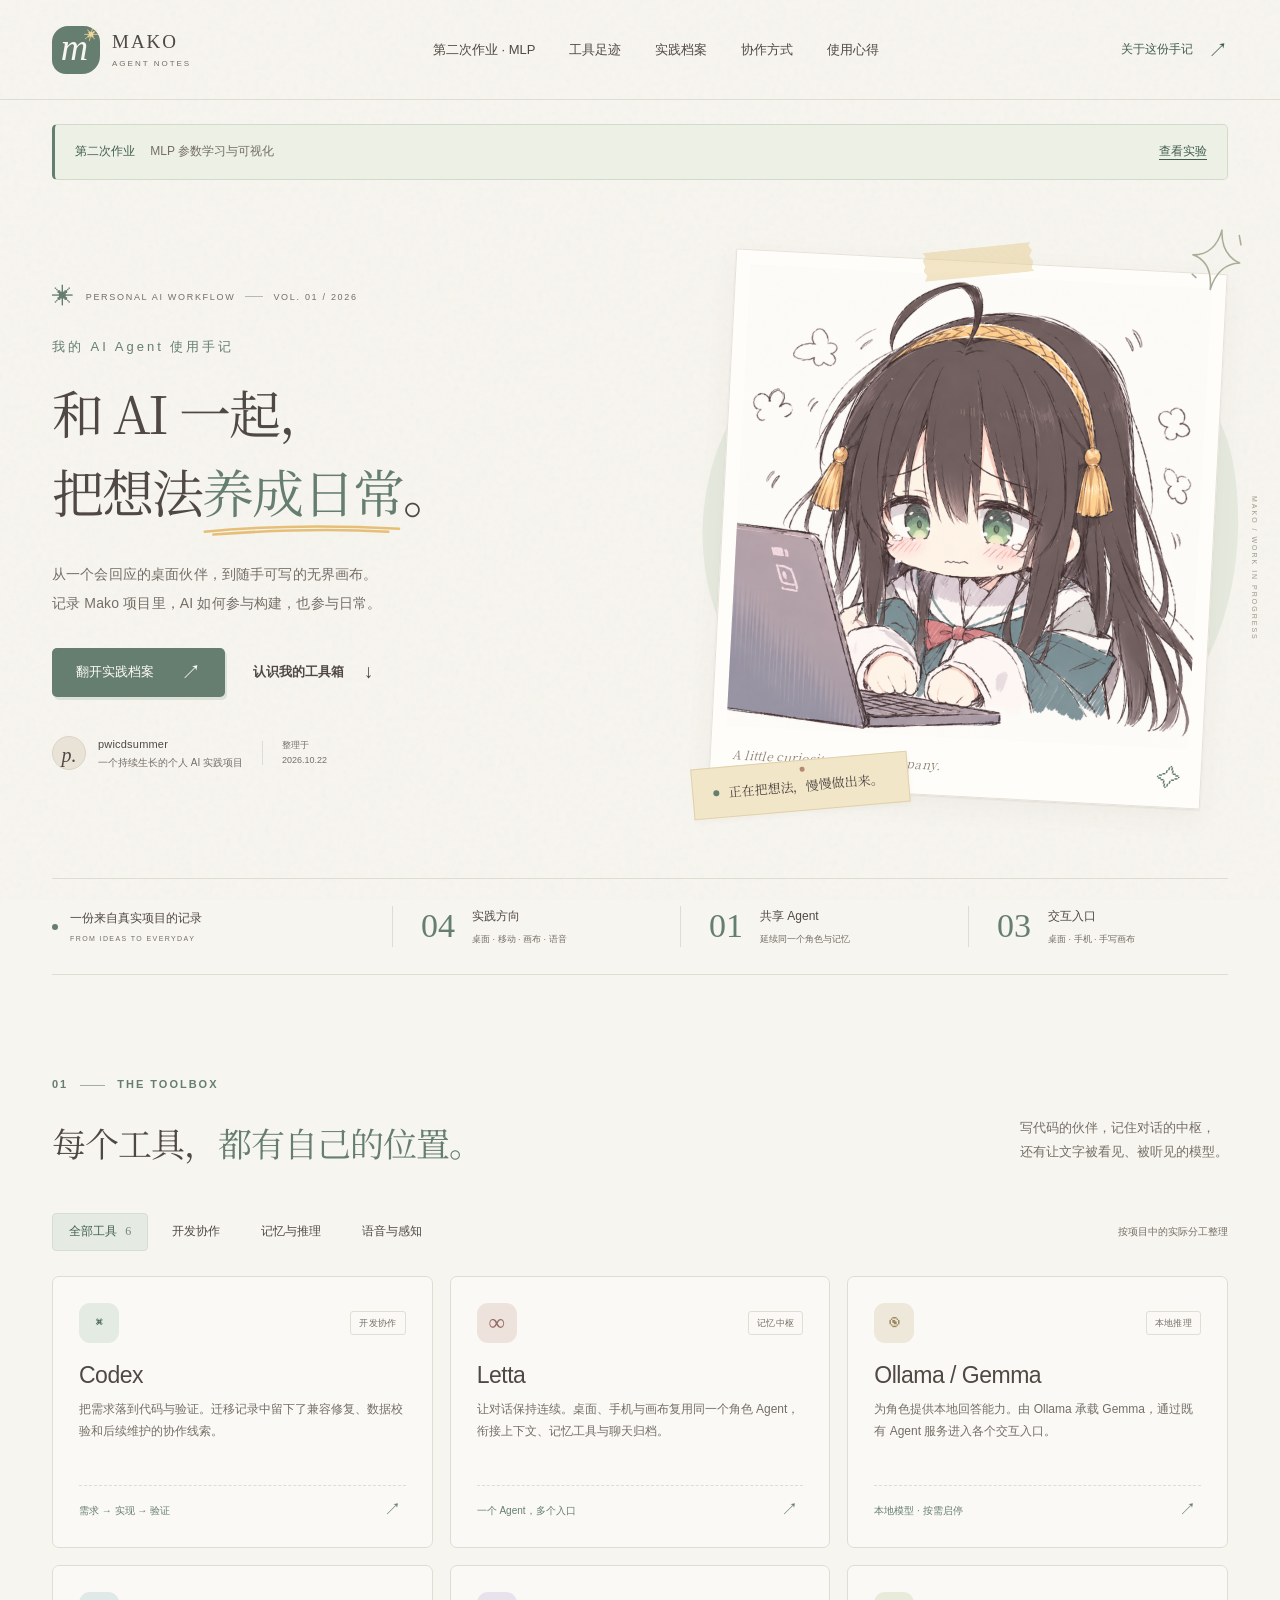
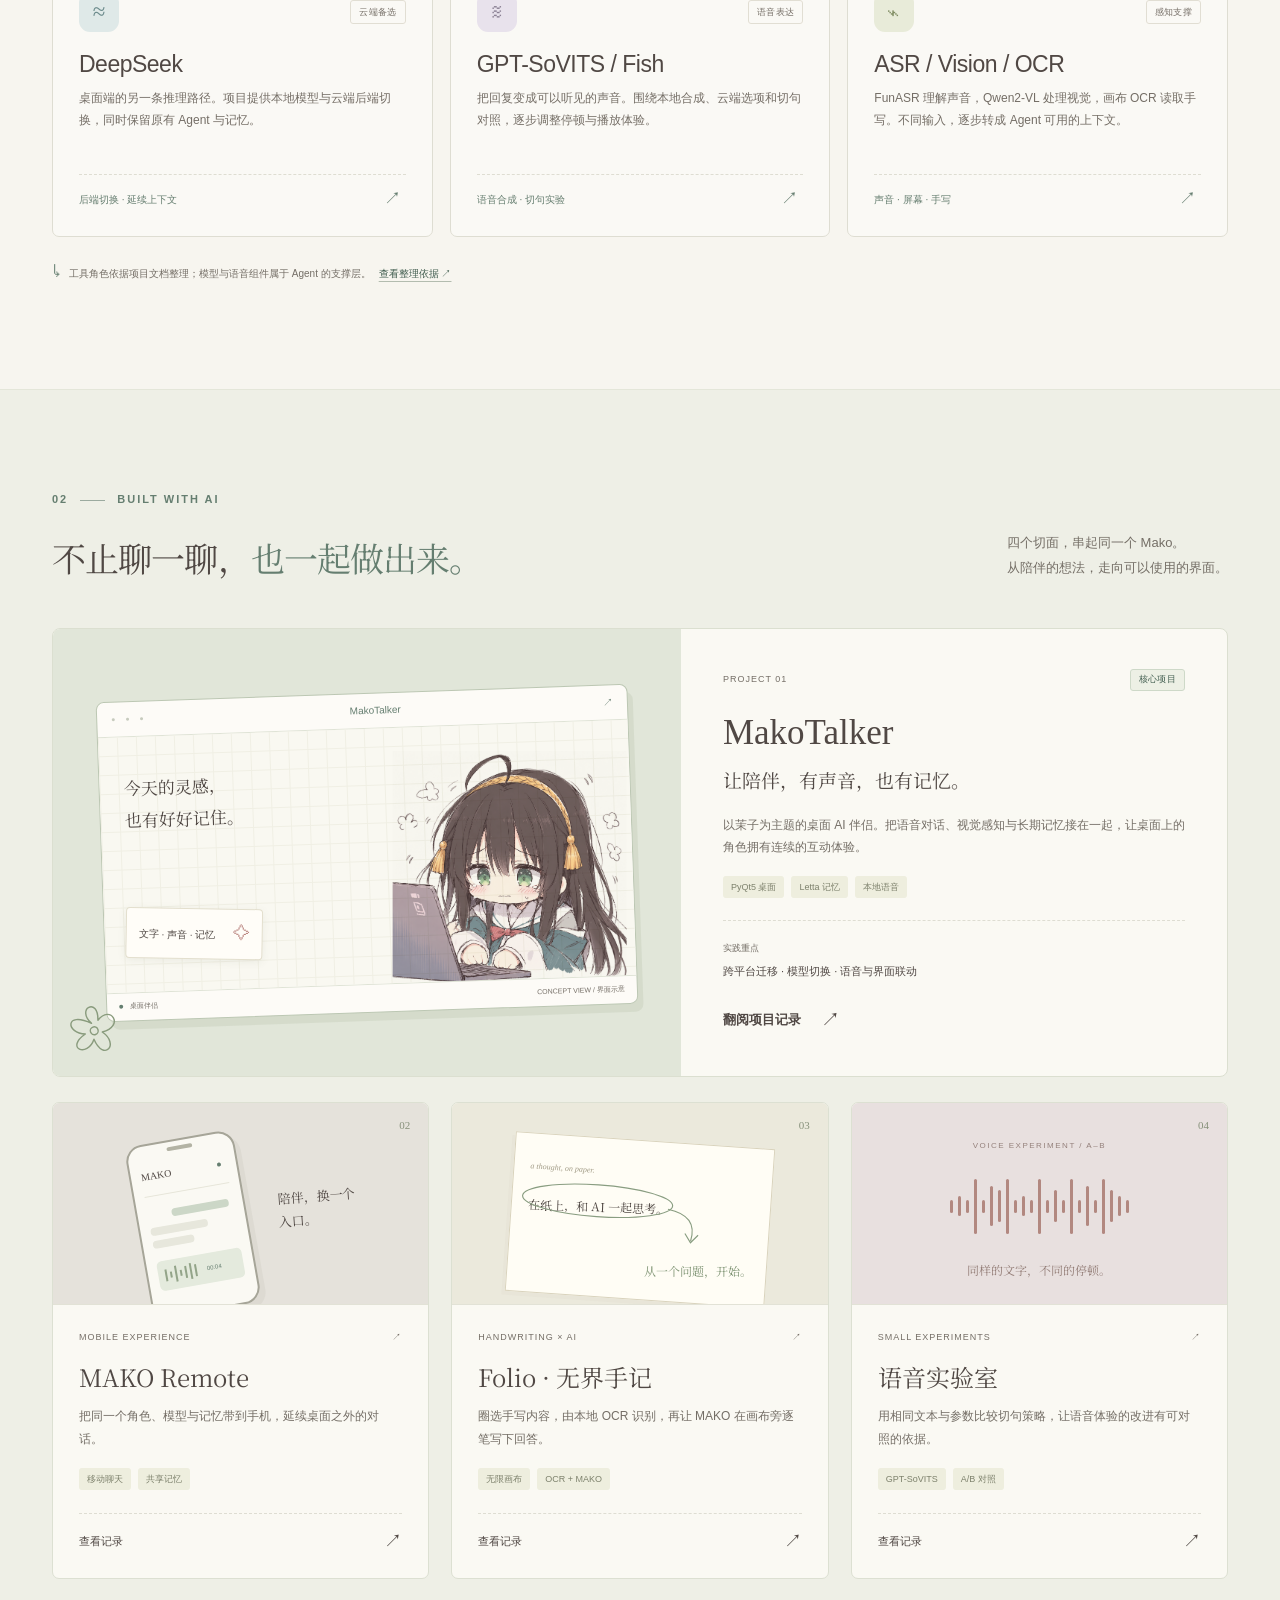
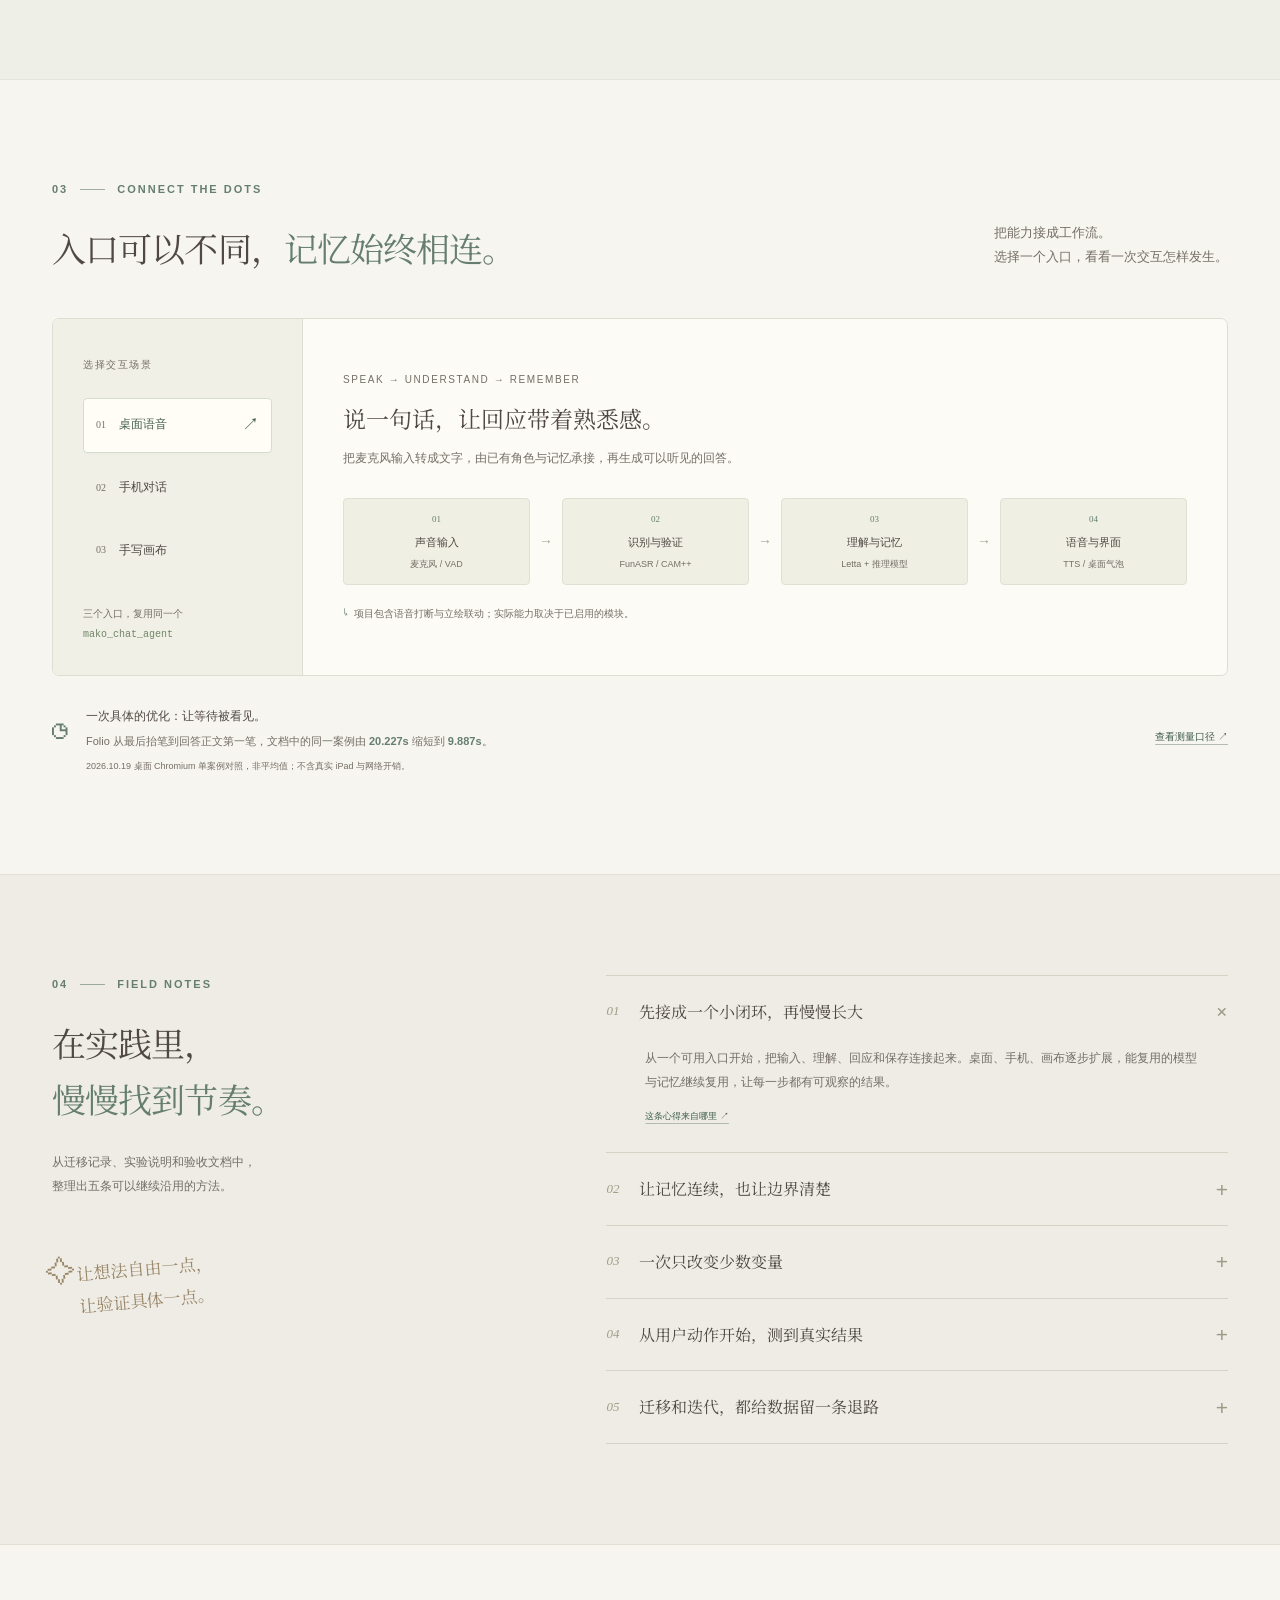
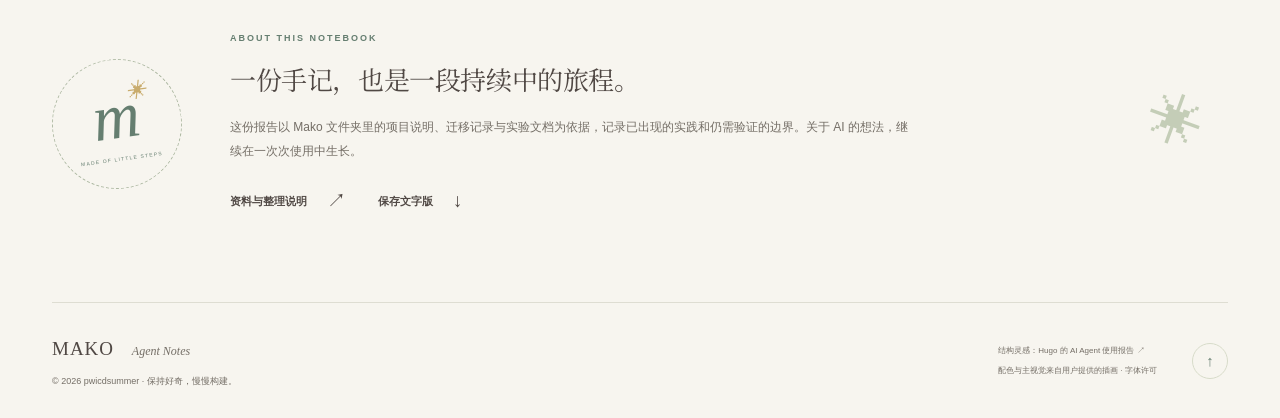
<file: index.html>
<!doctype html>
<html lang="zh-CN">
<head>
  <meta charset="UTF-8">
  <meta name="viewport" content="width=device-width, initial-scale=1">
  <meta name="theme-color" content="#f7f5ef">
  <meta name="description" content="Mako 的 AI Agent 使用手记：从桌面陪伴、移动对话到手写画布，记录工具分工、项目实践与协作方法。">
  <meta property="og:title" content="MAKO · AI Agent 使用手记">
  <meta property="og:description" content="和 AI 一起，把想法养成日常。基于 Mako 项目资料的实践记录。">
  <meta property="og:type" content="website">
  <meta property="og:image" content="https://pwicdsummer.github.io/mako-agent-report/assets/mako-reference.png">
  <meta property="og:url" content="https://pwicdsummer.github.io/mako-agent-report/">
  <link rel="canonical" href="https://pwicdsummer.github.io/mako-agent-report/">
  <title>MAKO · AI Agent 使用手记</title>
  <link rel="icon" href="assets/favicon.svg" type="image/svg+xml">
  <link rel="stylesheet" href="styles.css">
  <script src="app.js" defer></script>
</head>
<body id="top">
  <a class="skip-link" href="#main">跳至正文</a>
  <div class="reading-progress" aria-hidden="true"><span id="reading-progress"></span></div>
  <header class="site-header">
    <a class="brand" href="#top" aria-label="MAKO 使用手记，返回顶部"><span class="brand-mark">m<span>✳</span></span><span class="brand-name">MAKO<span>AGENT NOTES</span></span></a>
    <nav aria-label="主导航" id="main-nav">
      <a href="mlp/">第二次作业 · MLP</a><a href="#agents">工具足迹</a><a href="#projects">实践档案</a><a href="#workflow">协作方式</a><a href="#notes">使用心得</a>
    </nav>
    <a class="header-link" href="#about">关于这份手记 <span aria-hidden="true">↗</span></a>
    <button class="menu-toggle" aria-label="展开导航" aria-expanded="false" aria-controls="main-nav"><span></span><span></span></button>
  </header>

  <main id="main">
    <aside class="assignment-notice wrap" style="margin-top:24px;padding:16px 20px;border:1px solid #d3dacb;border-left:3px solid #657e70;border-radius:5px;background:#edf0e5;display:flex;align-items:center;justify-content:space-between;gap:15px;flex-wrap:wrap;font-size:12px"><span><strong style="color:#425e50;font-weight:500">第二次作业</strong> <span style="color:#746e66;margin-left:12px">MLP 参数学习与可视化</span></span><a href="mlp/" style="color:#425e50;text-decoration:underline;text-underline-offset:4px">查看实验</a></aside>
    <section class="hero wrap">
      <div class="hero-copy">
        <div class="eyebrow"><span class="tiny-flower" aria-hidden="true">✳</span> PERSONAL AI WORKFLOW <span class="eyebrow-divider"></span> VOL. 01 / 2026</div>
        <p class="hero-kicker">我的 AI Agent 使用手记</p>
        <h1>和 AI 一起，<br>把想法<span class="hand-underline">养成日常<svg viewBox="0 0 300 18" preserveAspectRatio="none" aria-hidden="true"><path d="M4 12 Q140 0 295 8 M17 16 Q161 6 279 12"/></svg></span>。</h1>
        <p class="hero-description">从一个会回应的桌面伙伴，到随手可写的无界画布。<br class="desktop-break">记录 Mako 项目里，AI 如何参与构建，也参与日常。</p>
        <div class="hero-actions"><a class="button primary" href="#projects">翻开实践档案 <span aria-hidden="true">↗</span></a><a class="text-link" href="#agents">认识我的工具箱 <span aria-hidden="true">↓</span></a></div>
        <div class="author-line"><span class="author-avatar" aria-hidden="true">p.</span><span><strong>pwicdsummer</strong><span class="author-sub">一个持续生长的个人 AI 实践项目</span></span><span class="author-dot" aria-hidden="true"></span><span class="updated">整理于<br>2026.10.22</span></div>
      </div>
      <div class="hero-art">
        <div class="art-orbit" aria-hidden="true"></div>
        <svg class="doodle doodle-star" viewBox="0 0 66 80" aria-hidden="true"><path d="M33 4 Q31 34 6 39 Q30 42 34 74 Q37 43 61 37 Q38 32 33 4Z"/><path d="m54 6 4 10m-48 45 5 3"/></svg>
        <div class="art-card"><span class="tape" aria-hidden="true"></span><img src="assets/mako-reference.png" alt="手绘风格的茉子坐在电脑前，绿色眼睛、金色发饰与灰青色衣服" width="1254" height="1254" fetchpriority="high"><div class="art-caption"><span>A little curiosity, a little company.</span><span aria-hidden="true">✧</span></div></div>
        <div class="paper-note"><span class="note-pin" aria-hidden="true"></span><span class="status-dot" aria-hidden="true"></span> 正在把想法，慢慢做出来。</div>
        <span class="art-side-label">MAKO / WORK IN PROGRESS</span>
      </div>
    </section>

    <div class="report-strip wrap"><div class="strip-intro"><span class="status-dot"></span><span>一份来自真实项目的记录<small>FROM IDEAS TO EVERYDAY</small></span></div><div class="strip-stat"><b>04</b><span>实践方向<small>桌面 · 移动 · 画布 · 语音</small></span></div><div class="strip-stat"><b>01</b><span>共享 Agent<small>延续同一个角色与记忆</small></span></div><div class="strip-stat"><b>03</b><span>交互入口<small>桌面 · 手机 · 手写画布</small></span></div></div>

    <section class="section wrap" id="agents">
      <div class="section-top"><div><p class="section-label">01 <span></span> THE TOOLBOX</p><h2>每个工具，<em>都有自己的位置。</em></h2></div><p class="section-intro">写代码的伙伴，记住对话的中枢，<br>还有让文字被看见、被听见的模型。</p></div>
      <div class="filter-row"><div class="filters" role="group" aria-label="按工具用途筛选"><button class="filter active" aria-pressed="true" data-filter="all">全部工具 <span>6</span></button><button class="filter" aria-pressed="false" data-filter="build">开发协作</button><button class="filter" aria-pressed="false" data-filter="brain">记忆与推理</button><button class="filter" aria-pressed="false" data-filter="sense">语音与感知</button></div><span class="filter-note" id="filter-status" role="status">按项目中的实际分工整理</span></div>
      <div class="agent-grid" id="agent-grid"></div>
      <p class="section-footnote"><span aria-hidden="true">↳</span> 工具角色依据项目文档整理；模型与语音组件属于 Agent 的支撑层。<button class="inline-link" data-source="toolbox">查看整理依据 ↗</button></p>
    </section>

    <section class="projects-section" id="projects"><div class="wrap section">
      <div class="section-top"><div><p class="section-label">02 <span></span> BUILT WITH AI</p><h2>不止聊一聊，<em>也一起做出来。</em></h2></div><p class="section-intro">四个切面，串起同一个 Mako。<br>从陪伴的想法，走向可以使用的界面。</p></div>
      <article class="featured-project">
        <div class="project-visual">
          <div class="window-mock"><div class="window-bar"><span class="window-dots">● ● ●</span><span>MakoTalker</span><span>↗</span></div><div class="desktop-scene"><div class="scene-note">今天的灵感，<br>也有好好记住。</div><img src="assets/mako-reference.png" alt="MakoTalker 桌面陪伴概念插画" width="1254" height="1254" loading="lazy"><span class="scene-bubble">文字 · 声音 · 记忆 <span>✧</span></span></div><div class="window-bottom"><span><i></i> 桌面伴侣</span><span>CONCEPT VIEW / 界面示意</span></div></div>
          <svg class="doodle project-flower" viewBox="0 0 80 80" aria-hidden="true"><path d="M40 29C13 2 5 30 28 39C-3 47 20 69 36 49C38 81 65 66 49 44C79 47 71 14 49 28C60 0 27 4 40 29Z"/><circle cx="40" cy="39" r="5"/></svg>
        </div>
        <div class="featured-copy"><div class="project-meta"><span>PROJECT 01</span><span class="pill green">核心项目</span></div><h3>MakoTalker<span>让陪伴，有声音，也有记忆。</span></h3><p>以茉子为主题的桌面 AI 伴侣。把语音对话、视觉感知与长期记忆接在一起，让桌面上的角色拥有连续的互动体验。</p><div class="tag-list"><span>PyQt5 桌面</span><span>Letta 记忆</span><span>本地语音</span></div><div class="project-contribution"><span>实践重点</span><p>跨平台迁移 · 模型切换 · 语音与界面联动</p></div><button class="text-link" data-project="desktop">翻阅项目记录 <span>↗</span></button></div>
      </article>
      <div class="project-grid">
        <article class="small-project"><div class="small-project-art mobile-art" aria-hidden="true"><div class="mini-phone"><div class="phone-notch"></div><div class="phone-head">MAKO <i></i></div><span class="phone-line right"></span><span class="phone-line"></span><span class="phone-line short"></span><div class="voice-wave"><i></i><i></i><i></i><i></i><i></i><i></i><i></i><span>00:04</span></div></div><span class="art-annotation">陪伴，换一个入口。</span><span class="art-number">02</span></div><div class="small-project-copy"><div class="project-meta"><span>MOBILE EXPERIENCE</span><span>↗</span></div><h3>MAKO Remote</h3><p>把同一个角色、模型与记忆带到手机，延续桌面之外的对话。</p><div class="tag-list"><span>移动聊天</span><span>共享记忆</span></div><button class="project-button" data-project="mobile" aria-label="查看 MAKO Remote 项目详情">查看记录 <span>↗</span></button></div></article>
        <article class="small-project"><div class="small-project-art canvas-art" aria-hidden="true"><div class="mini-canvas"><span class="canvas-title">a thought, on paper.</span><div class="canvas-scribble">在纸上，和 AI 一起思考。</div><svg viewBox="0 0 260 90"><ellipse cx="92" cy="21" rx="85" ry="18"/><path d="M172 25q35 5 28 34m-7-8 7 10 8-9"/></svg><span class="canvas-answer">从一个问题，开始。</span></div><span class="art-number">03</span></div><div class="small-project-copy"><div class="project-meta"><span>HANDWRITING × AI</span><span>↗</span></div><h3>Folio · 无界手记</h3><p>圈选手写内容，由本地 OCR 识别，再让 MAKO 在画布旁逐笔写下回答。</p><div class="tag-list"><span>无限画布</span><span>OCR + MAKO</span></div><button class="project-button" data-project="folio" aria-label="查看 Folio 项目详情">查看记录 <span>↗</span></button></div></article>
        <article class="small-project"><div class="small-project-art voice-art" aria-hidden="true"><div class="wave-label">VOICE EXPERIMENT / A–B</div><div class="big-wave"><i></i><i></i><i></i><i></i><i></i><i></i><i></i><i></i><i></i><i></i><i></i><i></i><i></i><i></i><i></i><i></i><i></i><i></i><i></i><i></i><i></i><i></i><i></i></div><span class="wave-bottom">同样的文字，不同的停顿。</span><span class="art-number">04</span></div><div class="small-project-copy"><div class="project-meta"><span>SMALL EXPERIMENTS</span><span>↗</span></div><h3>语音实验室</h3><p>用相同文本与参数比较切句策略，让语音体验的改进有可对照的依据。</p><div class="tag-list"><span>GPT-SoVITS</span><span>A/B 对照</span></div><button class="project-button" data-project="voice" aria-label="查看语音实验室项目详情">查看记录 <span>↗</span></button></div></article>
      </div>
    </div></section>

    <section class="section wrap workflow-section" id="workflow">
      <div class="section-top"><div><p class="section-label">03 <span></span> CONNECT THE DOTS</p><h2>入口可以不同，<em>记忆始终相连。</em></h2></div><p class="section-intro">把能力接成工作流。<br>选择一个入口，看看一次交互怎样发生。</p></div>
      <div class="workflow-panel"><div class="workflow-sidebar"><span class="small-label">选择交互场景</span><div role="tablist" aria-label="交互工作流" class="workflow-tabs"><button role="tab" id="tab-desktop" aria-selected="true" aria-controls="flow-panel" data-flow="desktop"><span>01</span> 桌面语音 <b>↗</b></button><button role="tab" id="tab-mobile" aria-selected="false" aria-controls="flow-panel" tabindex="-1" data-flow="mobile"><span>02</span> 手机对话 <b>↗</b></button><button role="tab" id="tab-canvas" aria-selected="false" aria-controls="flow-panel" tabindex="-1" data-flow="canvas"><span>03</span> 手写画布 <b>↗</b></button></div><p>三个入口，复用同一个<br><code>mako_chat_agent</code></p></div><div class="flow-content" id="flow-panel" role="tabpanel" aria-labelledby="tab-desktop" tabindex="0"></div></div>
      <div class="latency-note"><span class="latency-icon" aria-hidden="true">◷</span><div><strong>一次具体的优化：让等待被看见。</strong><p>Folio 从最后抬笔到回答正文第一笔，文档中的同一案例由 <b>20.227s</b> 缩短到 <b>9.887s</b>。</p><small>2026.10.19 桌面 Chromium 单案例对照，非平均值；不含真实 iPad 与网络开销。</small></div><button class="inline-link" data-source="latency">查看测量口径 ↗</button></div>
    </section>

    <section class="notes-section" id="notes"><div class="section wrap notes-layout"><div class="notes-heading"><p class="section-label">04 <span></span> FIELD NOTES</p><h2>在实践里，<br><em>慢慢找到节奏。</em></h2><p>从迁移记录、实验说明和验收文档中，<br>整理出五条可以继续沿用的方法。</p><div class="margin-note"><span aria-hidden="true">✧</span> 让想法自由一点，<br>让验证具体一点。</div></div><div class="notes-list" id="notes-list"></div></div></section>

    <section class="about-section wrap" id="about"><div class="about-stamp" aria-hidden="true">m<span>✳</span><small>MADE OF LITTLE STEPS</small></div><div class="about-copy"><p class="section-label">ABOUT THIS NOTEBOOK</p><h2>一份手记，也是一段持续中的旅程。</h2><p>这份报告以 Mako 文件夹里的项目说明、迁移记录与实验文档为依据，记录已出现的实践和仍需验证的边界。关于 AI 的想法，继续在一次次使用中生长。</p><div class="about-links"><button class="text-link" data-source="all">资料与整理说明 <span>↗</span></button><a class="text-link" href="report.md" download="Mako-AI-Agent使用手记.md">保存文字版 <span>↓</span></a></div></div><span class="about-spark" aria-hidden="true">✳</span></section>
  </main>
  <footer class="site-footer wrap"><div><a class="footer-brand" href="#top">MAKO <span>Agent Notes</span></a><p>© 2026 pwicdsummer · 保持好奇，慢慢构建。</p></div><div class="footer-meta"><a href="https://hugohe8380.github.io/my-ai-agent-report/" target="_blank" rel="noopener noreferrer">结构灵感：Hugo 的 AI Agent 使用报告 ↗</a><span>配色与主视觉来自用户提供的插画 · <a href="assets/serif-OFL.txt">字体许可</a></span></div><a class="back-top" href="#top" aria-label="回到顶部">↑</a></footer>
  <dialog id="detail-dialog" aria-labelledby="dialog-title"><div class="dialog-header"><span class="small-label" id="dialog-label">PROJECT NOTE</span><button class="dialog-close" aria-label="关闭详情">×</button></div><div id="dialog-body"></div><div class="dialog-footer">MAKO · AGENT NOTES <span>一份有出处的实践记录</span></div></dialog>
</body>
</html>
</file>
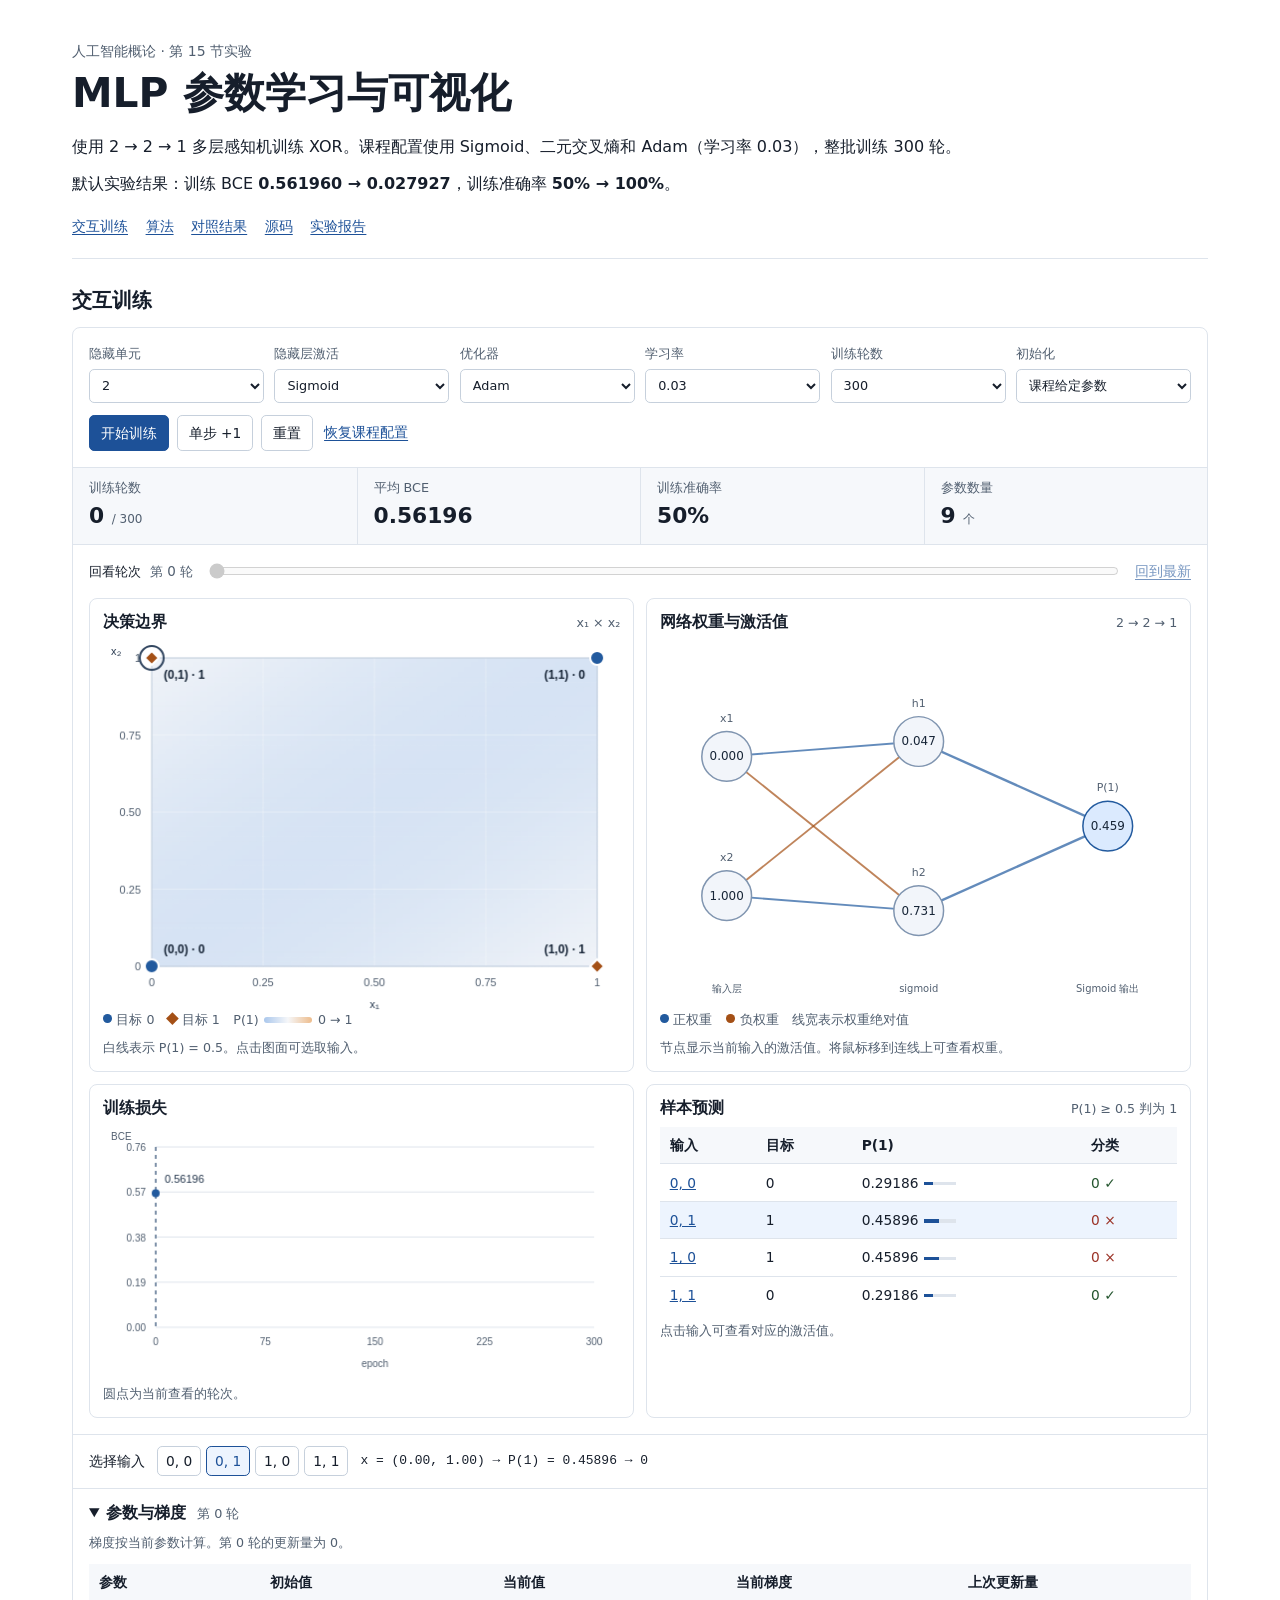
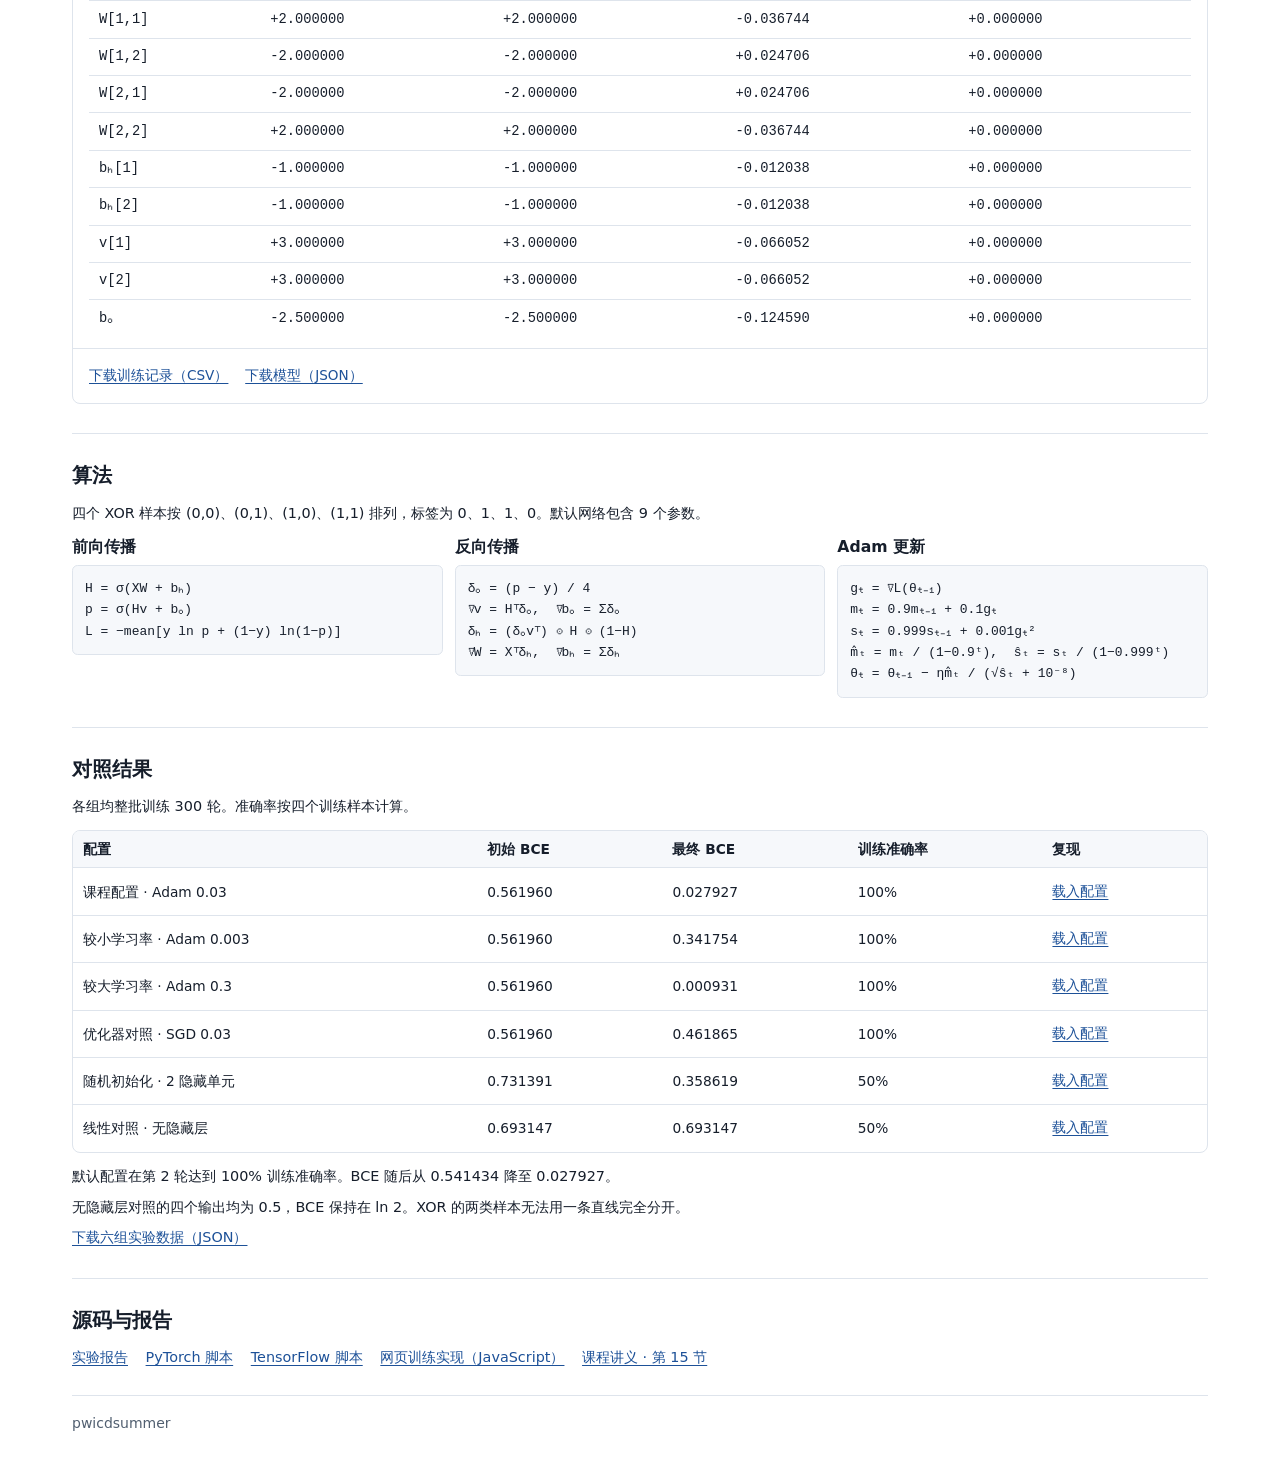
<file: mlp/index.html>
<!doctype html>
<html lang="zh-CN">
<head>
  <meta charset="utf-8">
  <meta name="viewport" content="width=device-width, initial-scale=1">
  <title>MLP 参数学习与可视化 | 人工智能概论</title>
  <meta name="description" content="人工智能概论第 15 节实验。用多层感知机学习 XOR，可视化训练损失、决策边界、权重与梯度。">
  <link rel="canonical" href="https://pwicdsummer.github.io/mako-agent-report/mlp/">
  <link rel="stylesheet" href="lab.css">
  <script src="core.js" defer></script>
  <script src="lab.js" defer></script>
</head>
<body>
  <a class="skip" href="#experiment">跳至训练实验</a>
  <main class="wrap">
    <header class="page-header">
      <p class="course">人工智能概论 · 第 15 节实验</p>
      <h1>MLP 参数学习与可视化</h1>
      <p>使用 2 → 2 → 1 多层感知机训练 XOR。课程配置使用 Sigmoid、二元交叉熵和 Adam（学习率 0.03），整批训练 300 轮。</p>
      <p class="baseline">默认实验结果：训练 BCE <strong>0.561960 → 0.027927</strong>，训练准确率 <strong>50% → 100%</strong>。</p>
      <nav aria-label="页内导航">
        <a href="#experiment">交互训练</a>
        <a href="#principle">算法</a>
        <a href="#findings">对照结果</a>
        <a href="#source">源码</a>
        <a href="report.html">实验报告</a>
      </nav>
    </header>

    <section class="section" id="experiment">
      <h2>交互训练</h2>
      <div class="lab-shell">
        <form id="config" class="controls">
          <label for="hidden">隐藏单元<select name="hidden" id="hidden"><option value="2">2</option><option value="4">4</option><option value="8">8</option><option value="0">0（线性对照）</option></select></label>
          <label for="activation">隐藏层激活<select name="activation" id="activation"><option value="sigmoid">Sigmoid</option><option value="tanh">Tanh</option></select></label>
          <label for="optimizer">优化器<select name="optimizer" id="optimizer"><option value="adam">Adam</option><option value="sgd">SGD</option></select></label>
          <label for="lr">学习率<select name="lr" id="lr"><option value="0.003">0.003</option><option value="0.01">0.01</option><option value="0.03" selected>0.03</option><option value="0.1">0.1</option><option value="0.3">0.3</option></select></label>
          <label for="epochs">训练轮数<select name="epochs" id="epochs"><option value="300">300</option><option value="1000">1,000</option><option value="2000">2,000</option></select></label>
          <label for="init">初始化<select name="init" id="init"><option value="course">课程给定参数</option><option value="random">随机（种子 42）</option></select></label>
        </form>
        <p id="config-note" class="config-note" hidden></p>
        <div class="action-bar">
          <div class="action-buttons">
            <button class="button primary" id="run">开始训练</button>
            <button class="button" id="step">单步 +1</button>
            <button class="button" id="reset">重置</button>
            <button class="text-button" id="restore-course">恢复课程配置</button>
          </div>
          <span id="run-status" role="status"></span>
        </div>
        <div class="metric-grid">
          <div><span>训练轮数</span><strong id="metric-epoch">0 <small>/ 300</small></strong></div>
          <div><span>平均 BCE</span><strong id="metric-loss">—</strong></div>
          <div><span>训练准确率</span><strong id="metric-accuracy">—</strong></div>
          <div><span>参数数量</span><strong id="metric-params">9 <small>个</small></strong></div>
        </div>
        <div class="history-bar">
          <label for="timeline">回看轮次 <output id="timeline-value" for="timeline">第 0 轮</output></label>
          <input type="range" id="timeline" min="0" max="0" value="0">
          <button id="latest" class="text-button">回到最新</button>
        </div>
        <div class="visual-grid">
          <article class="viz-card">
            <div class="card-heading"><h3>决策边界</h3><span>x₁ × x₂</span></div>
            <div class="canvas-wrap"><canvas id="decision" width="520" height="370" role="img" aria-label="XOR 决策边界。圆点为目标 0，菱形为目标 1。"></canvas></div>
            <div class="legend"><span><i class="class-zero"></i>目标 0</span><span><i class="class-one"></i>目标 1</span><span class="prob-scale">P(1) <b></b> 0 → 1</span></div>
            <p class="chart-note">白线表示 P(1) = 0.5。点击图面可选取输入。</p>
          </article>
          <article class="viz-card">
            <div class="card-heading"><h3>网络权重与激活值</h3><span id="network-count">2 → 2 → 1</span></div>
            <div class="network-wrap"><svg id="network" viewBox="0 0 520 370" role="img" aria-label="当前权重与节点激活值"></svg></div>
            <div class="legend"><span><i class="positive"></i>正权重</span><span><i class="negative"></i>负权重</span><span>线宽表示权重绝对值</span></div>
            <p class="chart-note">节点显示当前输入的激活值。将鼠标移到连线上可查看权重。</p>
          </article>
          <article class="viz-card">
            <div class="card-heading"><h3>训练损失</h3></div>
            <div class="canvas-wrap"><canvas id="loss-chart" width="520" height="250" role="img" aria-label="平均二元交叉熵随训练轮数变化"></canvas></div>
            <p class="chart-note">圆点为当前查看的轮次。</p>
          </article>
          <article class="viz-card">
            <div class="card-heading"><h3>样本预测</h3><span>P(1) ≥ 0.5 判为 1</span></div>
            <div class="table-scroll">
              <table class="prediction-table">
                <thead><tr><th scope="col">输入</th><th scope="col">目标</th><th scope="col">P(1)</th><th scope="col">分类</th></tr></thead>
                <tbody id="predictions"></tbody>
              </table>
            </div>
            <p class="chart-note">点击输入可查看对应的激活值。</p>
          </article>
        </div>
        <div class="probe">
          <span>选择输入</span>
          <div id="sample-buttons" class="sample-buttons" role="group" aria-label="选择 XOR 样本">
            <button class="button" data-sample="0" aria-pressed="false">0, 0</button>
            <button class="button" data-sample="1" aria-pressed="true">0, 1</button>
            <button class="button" data-sample="2" aria-pressed="false">1, 0</button>
            <button class="button" data-sample="3" aria-pressed="false">1, 1</button>
          </div>
          <output id="probe-result">—</output>
        </div>
        <details class="parameter-details" open>
          <summary>参数与梯度 <span id="parameter-caption"></span></summary>
          <p class="chart-note">梯度按当前参数计算。第 0 轮的更新量为 0。</p>
          <div class="table-scroll">
            <table class="parameter-table">
              <thead><tr><th scope="col">参数</th><th scope="col">初始值</th><th scope="col">当前值</th><th scope="col">当前梯度</th><th scope="col">上次更新量</th></tr></thead>
              <tbody id="parameters"></tbody>
            </table>
          </div>
        </details>
        <div class="lab-bottom">
          <button class="text-button" id="export-csv">下载训练记录（CSV）</button>
          <button class="text-button" id="export-json">下载模型（JSON）</button>
        </div>
        <noscript><p class="lab-bottom">交互训练需要 JavaScript。<a href="report.html">查看实验报告</a></p></noscript>
      </div>
    </section>

    <section class="section" id="principle">
      <h2>算法</h2>
      <p>四个 XOR 样本按 (0,0)、(0,1)、(1,0)、(1,1) 排列，标签为 0、1、1、0。默认网络包含 9 个参数。</p>
      <div class="method-grid">
        <div>
          <h3>前向传播</h3>
          <pre>H = σ(XW + bₕ)
p = σ(Hv + bₒ)
L = −mean[y ln p + (1−y) ln(1−p)]</pre>
        </div>
        <div>
          <h3>反向传播</h3>
          <pre>δₒ = (p − y) / 4
∇v = Hᵀδₒ,  ∇bₒ = Σδₒ
δₕ = (δₒvᵀ) ⊙ H ⊙ (1−H)
∇W = Xᵀδₕ,  ∇bₕ = Σδₕ</pre>
        </div>
        <div>
          <h3>Adam 更新</h3>
          <pre>gₜ = ∇L(θₜ₋₁)
mₜ = 0.9mₜ₋₁ + 0.1gₜ
sₜ = 0.999sₜ₋₁ + 0.001gₜ²
m̂ₜ = mₜ / (1−0.9ᵗ),  ŝₜ = sₜ / (1−0.999ᵗ)
θₜ = θₜ₋₁ − ηm̂ₜ / (√ŝₜ + 10⁻⁸)</pre>
        </div>
      </div>
    </section>

    <section class="section" id="findings">
      <h2>对照结果</h2>
      <p>各组均整批训练 300 轮。准确率按四个训练样本计算。</p>
      <div class="experiment-table table-scroll">
        <table>
          <thead><tr><th scope="col">配置</th><th scope="col">初始 BCE</th><th scope="col">最终 BCE</th><th scope="col">训练准确率</th><th scope="col">复现</th></tr></thead>
          <tbody id="experiment-results"><tr><td colspan="5">正在加载实验结果…</td></tr></tbody>
        </table>
      </div>
      <p id="observation-confidence" class="compact-note">默认配置在第 2 轮达到 100% 训练准确率，BCE 随后继续下降。</p>
      <p class="compact-note">无隐藏层对照的四个输出均为 0.5，BCE 保持在 ln 2。XOR 的两类样本无法用一条直线完全分开。</p>
      <p><a href="experiments.json" download>下载六组实验数据（JSON）</a></p>
    </section>

    <section class="section" id="source">
      <h2>源码与报告</h2>
      <ul class="resource-list">
        <li><a href="report.html">实验报告</a></li>
        <li><a href="downloads/xor_torch.py" download>PyTorch 脚本</a></li>
        <li><a href="downloads/xor_tensorflow.py" download>TensorFlow 脚本</a></li>
        <li><a href="core.js">网页训练实现（JavaScript）</a></li>
        <li><a href="https://zhumy.github.io/Introduction_to_Artificial_Intelligence/#chapter-15">课程讲义 · 第 15 节</a></li>
      </ul>
    </section>
    <footer class="page-footer">pwicdsummer</footer>
  </main>
</body>
</html>
</file>
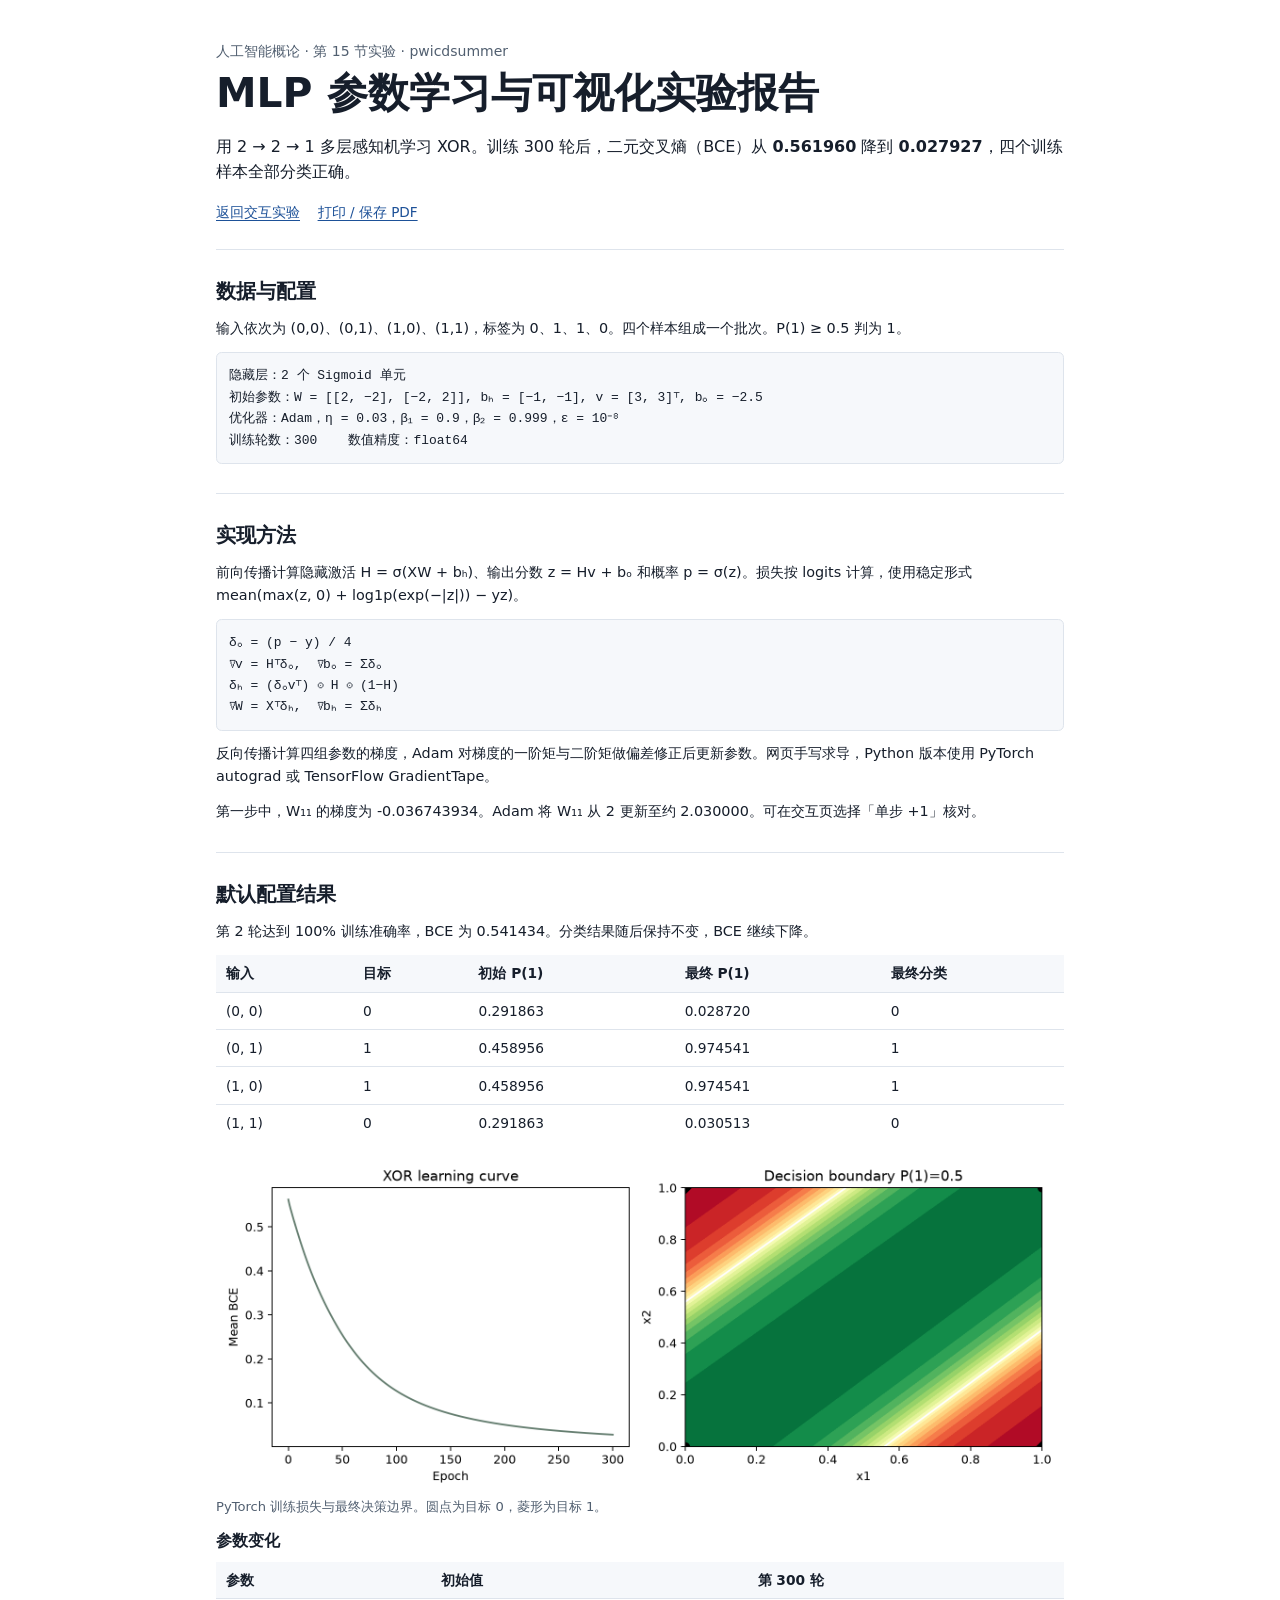
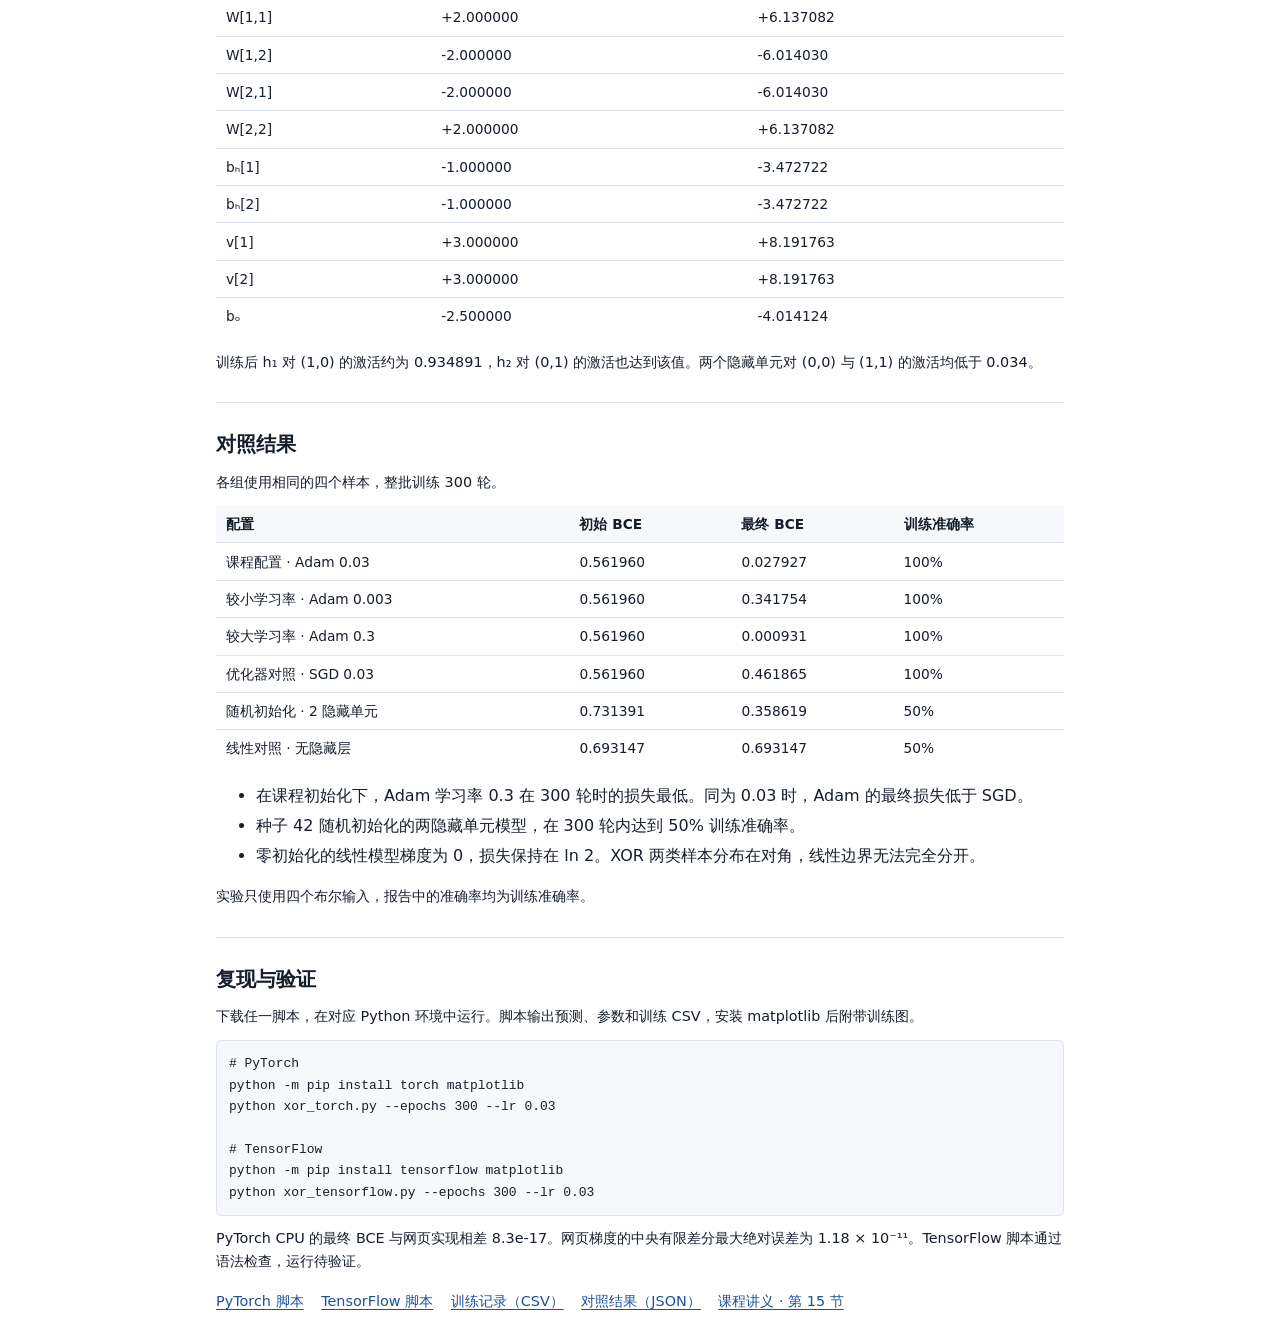
<file: mlp/report.html>
<!doctype html>
<html lang="zh-CN">
<head>
  <meta charset="utf-8">
  <meta name="viewport" content="width=device-width, initial-scale=1">
  <title>MLP 参数学习与可视化 · 实验报告</title>
  <link rel="stylesheet" href="lab.css">
</head>
<body>
  <main class="report wrap">
    <header class="page-header">
      <p class="course">人工智能概论 · 第 15 节实验 · pwicdsummer</p>
      <h1>MLP 参数学习与可视化实验报告</h1>
      <p>用 2 → 2 → 1 多层感知机学习 XOR。训练 300 轮后，二元交叉熵（BCE）从 <strong>0.561960</strong> 降到 <strong>0.027927</strong>，四个训练样本全部分类正确。</p>
      <nav aria-label="报告操作">
        <a href="./">返回交互实验</a>
        <button class="text-button" onclick="window.print()">打印 / 保存 PDF</button>
      </nav>
    </header>

    <section class="section">
      <h2>数据与配置</h2>
      <p>输入依次为 (0,0)、(0,1)、(1,0)、(1,1)，标签为 0、1、1、0。四个样本组成一个批次。P(1) ≥ 0.5 判为 1。</p>
      <pre>隐藏层：2 个 Sigmoid 单元
初始参数：W = [[2, −2], [−2, 2]], bₕ = [−1, −1], v = [3, 3]ᵀ, bₒ = −2.5
优化器：Adam，η = 0.03，β₁ = 0.9，β₂ = 0.999，ε = 10⁻⁸
训练轮数：300    数值精度：float64</pre>
    </section>

    <section class="section">
      <h2>实现方法</h2>
      <p>前向传播计算隐藏激活 H = σ(XW + bₕ)、输出分数 z = Hv + bₒ 和概率 p = σ(z)。损失按 logits 计算，使用稳定形式 mean(max(z, 0) + log1p(exp(−|z|)) − yz)。</p>
      <pre>δₒ = (p − y) / 4
∇v = Hᵀδₒ,  ∇bₒ = Σδₒ
δₕ = (δₒvᵀ) ⊙ H ⊙ (1−H)
∇W = Xᵀδₕ,  ∇bₕ = Σδₕ</pre>
      <p>反向传播计算四组参数的梯度，Adam 对梯度的一阶矩与二阶矩做偏差修正后更新参数。网页手写求导，Python 版本使用 PyTorch autograd 或 TensorFlow GradientTape。</p>
      <p>第一步中，W₁₁ 的梯度为 -0.036743934。Adam 将 W₁₁ 从 2 更新至约 2.030000。可在交互页选择「单步 +1」核对。</p>
    </section>

    <section class="section">
      <h2>默认配置结果</h2>
      <p>第 2 轮达到 100% 训练准确率，BCE 为 0.541434。分类结果随后保持不变，BCE 继续下降。</p>
      <div class="table-scroll">
        <table>
          <thead><tr><th scope="col">输入</th><th scope="col">目标</th><th scope="col">初始 P(1)</th><th scope="col">最终 P(1)</th><th scope="col">最终分类</th></tr></thead>
          <tbody><tr><td>(0, 0)</td><td>0</td><td>0.291863</td><td>0.028720</td><td>0</td></tr>
<tr><td>(0, 1)</td><td>1</td><td>0.458956</td><td>0.974541</td><td>1</td></tr>
<tr><td>(1, 0)</td><td>1</td><td>0.458956</td><td>0.974541</td><td>1</td></tr>
<tr><td>(1, 1)</td><td>0</td><td>0.291863</td><td>0.030513</td><td>0</td></tr></tbody>
        </table>
      </div>
      <figure>
        <img src="downloads/torch-results/torch-learning.png" alt="PyTorch 训练损失曲线和 XOR 最终决策边界" width="1800" height="720">
        <figcaption>PyTorch 训练损失与最终决策边界。圆点为目标 0，菱形为目标 1。</figcaption>
      </figure>
      <h3>参数变化</h3>
      <div class="table-scroll">
        <table>
          <thead><tr><th scope="col">参数</th><th scope="col">初始值</th><th scope="col">第 300 轮</th></tr></thead>
          <tbody><tr><td>W[1,1]</td><td>+2.000000</td><td>+6.137082</td></tr>
<tr><td>W[1,2]</td><td>-2.000000</td><td>-6.014030</td></tr>
<tr><td>W[2,1]</td><td>-2.000000</td><td>-6.014030</td></tr>
<tr><td>W[2,2]</td><td>+2.000000</td><td>+6.137082</td></tr>
<tr><td>bₕ[1]</td><td>-1.000000</td><td>-3.472722</td></tr>
<tr><td>bₕ[2]</td><td>-1.000000</td><td>-3.472722</td></tr>
<tr><td>v[1]</td><td>+3.000000</td><td>+8.191763</td></tr>
<tr><td>v[2]</td><td>+3.000000</td><td>+8.191763</td></tr>
<tr><td>bₒ</td><td>-2.500000</td><td>-4.014124</td></tr></tbody>
        </table>
      </div>
      <p>训练后 h₁ 对 (1,0) 的激活约为 0.934891，h₂ 对 (0,1) 的激活也达到该值。两个隐藏单元对 (0,0) 与 (1,1) 的激活均低于 0.034。</p>
    </section>

    <section class="section">
      <h2>对照结果</h2>
      <p>各组使用相同的四个样本，整批训练 300 轮。</p>
      <div class="table-scroll">
        <table>
          <thead><tr><th scope="col">配置</th><th scope="col">初始 BCE</th><th scope="col">最终 BCE</th><th scope="col">训练准确率</th></tr></thead>
          <tbody><tr><td>课程配置 · Adam 0.03</td><td>0.561960</td><td>0.027927</td><td>100%</td></tr>
<tr><td>较小学习率 · Adam 0.003</td><td>0.561960</td><td>0.341754</td><td>100%</td></tr>
<tr><td>较大学习率 · Adam 0.3</td><td>0.561960</td><td>0.000931</td><td>100%</td></tr>
<tr><td>优化器对照 · SGD 0.03</td><td>0.561960</td><td>0.461865</td><td>100%</td></tr>
<tr><td>随机初始化 · 2 隐藏单元</td><td>0.731391</td><td>0.358619</td><td>50%</td></tr>
<tr><td>线性对照 · 无隐藏层</td><td>0.693147</td><td>0.693147</td><td>50%</td></tr></tbody>
        </table>
      </div>
      <ul>
        <li>在课程初始化下，Adam 学习率 0.3 在 300 轮时的损失最低。同为 0.03 时，Adam 的最终损失低于 SGD。</li>
        <li>种子 42 随机初始化的两隐藏单元模型，在 300 轮内达到 50% 训练准确率。</li>
        <li>零初始化的线性模型梯度为 0，损失保持在 ln 2。XOR 两类样本分布在对角，线性边界无法完全分开。</li>
      </ul>
      <p>实验只使用四个布尔输入，报告中的准确率均为训练准确率。</p>
    </section>

    <section class="section">
      <h2>复现与验证</h2>
      <p>下载任一脚本，在对应 Python 环境中运行。脚本输出预测、参数和训练 CSV，安装 matplotlib 后附带训练图。</p>
      <pre># PyTorch
python -m pip install torch matplotlib
python xor_torch.py --epochs 300 --lr 0.03

# TensorFlow
python -m pip install tensorflow matplotlib
python xor_tensorflow.py --epochs 300 --lr 0.03</pre>
      <p>PyTorch CPU 的最终 BCE 与网页实现相差 8.3e-17。网页梯度的中央有限差分最大绝对误差为 1.18 × 10⁻¹¹。TensorFlow 脚本通过语法检查，运行待验证。</p>
      <ul class="resource-list">
        <li><a href="downloads/xor_torch.py" download>PyTorch 脚本</a></li>
        <li><a href="downloads/xor_tensorflow.py" download>TensorFlow 脚本</a></li>
        <li><a href="downloads/torch-results/torch-history.csv" download>训练记录（CSV）</a></li>
        <li><a href="experiments.json" download>对照结果（JSON）</a></li>
        <li><a href="https://zhumy.github.io/Introduction_to_Artificial_Intelligence/#chapter-15">课程讲义 · 第 15 节</a></li>
      </ul>
    </section>
  </main>
</body>
</html>
</file>
<file: styles.css>
@font-face{font-family:NotebookSerif;src:url('assets/notebook-serif.woff2') format('woff2');font-weight:400 700;font-display:swap}
:root{--paper:#f7f5ef;--surface:#fdfbf7;--ink:#504844;--muted:#746e66;--green:#657e70;--green-dark:#425e50;--sage:#e5ebe2;--gold:#e5bf77;--rose:#b67d78;--line:#deddd2;--serif:NotebookSerif,'Noto Serif SC','Songti SC',Georgia,serif;--sans:Inter,'PingFang SC','Microsoft YaHei','Noto Sans CJK SC',sans-serif}
*{box-sizing:border-box}html{scroll-behavior:smooth;scroll-padding-top:105px}body{margin:0;background:var(--paper);color:var(--ink);font-family:var(--sans);font-size:15px;line-height:1.8;-webkit-font-smoothing:antialiased}body::before{content:"";position:fixed;inset:0;pointer-events:none;z-index:-1;opacity:.32;background-image:url("data:image/svg+xml,%3Csvg viewBox='0 0 180 180' xmlns='http://www.w3.org/2000/svg'%3E%3Cfilter id='n'%3E%3CfeTurbulence type='fractalNoise' baseFrequency='.9' numOctaves='3' stitchTiles='stitch'/%3E%3C/filter%3E%3Cpath fill='%239d9580' opacity='.13' filter='url(%23n)' d='M0 0h180v180H0z'/%3E%3C/svg%3E")}
button,input{font:inherit}button,a{-webkit-tap-highlight-color:transparent}button{cursor:pointer;color:inherit}a{color:inherit;text-decoration:none}button{border:0;background:none}button:focus-visible,a:focus-visible,[tabindex]:focus-visible{outline:2px solid var(--green);outline-offset:5px}::selection{background:#e5ce9b;color:var(--ink)}p,h1,h2,h3{margin:0}img{max-width:100%;display:block}svg{display:block}button:disabled{cursor:default}.wrap{width:min(1180px,calc(100% - 104px));margin-inline:auto}.section{padding-block:100px}.section-label{font-size:11px;letter-spacing:2px;font-weight:600;display:flex;align-items:center;gap:12px;color:var(--green);margin-bottom:20px}.section-label>span{width:25px;height:1px;background:var(--green);opacity:.6}h2{font-family:var(--serif);font-size:34px;font-weight:500;letter-spacing:-.9px;line-height:1.65}h2 em{font-style:normal;color:var(--green)}.section-top{display:flex;justify-content:space-between;align-items:flex-end;gap:30px;margin-bottom:42px}.section-intro{color:var(--muted);font-size:13px;line-height:1.9;padding-bottom:6px}.small-label{font-size:10px;letter-spacing:1.6px;color:var(--muted)}.text-link{display:inline-flex;align-items:center;gap:20px;padding:0;font-size:13px;font-weight:600;line-height:1.7}.text-link>span{font-size:19px;font-weight:400;transition:transform .2s}.text-link:hover>span{transform:translate(2px,-2px)}.inline-link{padding:0;font-size:12px;text-decoration:underline;text-underline-offset:4px;text-decoration-color:#b3bcaf;color:var(--green-dark)}.inline-link:hover{color:var(--rose)}.reading-progress{position:fixed;top:0;height:3px;z-index:60;left:0;right:0;pointer-events:none}.reading-progress span{height:100%;display:block;width:0;background:var(--green)}.skip-link{position:fixed;top:-60px;background:var(--green-dark);color:white;padding:12px 20px;z-index:100}.skip-link:focus{top:8px}.site-header{height:100px;padding-inline:52px;max-width:1500px;margin:auto;display:flex;align-items:center;border-bottom:1px solid var(--line);gap:40px}.brand{display:flex;align-items:center;gap:12px}.brand-mark{font-family:Georgia,serif;font-style:italic;font-size:38px;background:var(--green);color:var(--paper);height:48px;width:48px;display:flex;align-items:center;justify-content:center;line-height:1;border-radius:16px 16px 18px 14px;position:relative;padding:0 3px 5px 0}.brand-mark span{position:absolute;font-size:14px;right:3px;top:3px;color:#f2d598}.brand-name{font-size:19px;font-family:Georgia,serif;letter-spacing:2px;line-height:1.3}.brand-name>span{display:block;font-family:var(--sans);font-size:8px;letter-spacing:2px;margin-top:4px;color:var(--muted)}.site-header nav{display:flex;gap:34px;margin:auto;font-size:13px}.site-header nav a{position:relative}.site-header nav a::after{content:"";position:absolute;left:0;bottom:-7px;right:0;height:2px;background:var(--green);transform:scaleX(0);transition:transform .2s}.site-header nav a:hover::after,.site-header nav a.current::after{transform:scaleX(1)}.header-link{font-size:12px;color:var(--green-dark);display:flex;gap:15px;align-items:center}.header-link span{font-size:20px}.menu-toggle{display:none}.hero{padding-top:76px;padding-bottom:76px;display:grid;grid-template-columns:1.14fr 1fr;gap:40px;align-items:center;min-height:636px}.eyebrow{display:flex;align-items:center;gap:10px;font-size:9px;letter-spacing:1.7px;font-weight:500;color:var(--muted)}.tiny-flower{font-size:22px;line-height:1;color:var(--green)}.eyebrow-divider{width:18px;height:1px;background:#bab9ac}.hero-kicker{font-size:13px;letter-spacing:3px;margin:27px 0 14px;color:var(--green)}h1{font-size:52px;font-family:var(--serif);font-weight:500;line-height:1.52;letter-spacing:-1.9px;white-space:nowrap}.hand-underline{color:var(--green);position:relative;z-index:0}.hand-underline svg{position:absolute;width:100%;height:13px;left:0;bottom:-8px;z-index:-1;fill:none;stroke:var(--gold);stroke-width:3.5;stroke-linecap:round}.hero-description{font-size:14px;line-height:2.05;color:var(--muted);margin-top:30px;letter-spacing:.15px}.hero-actions{display:flex;align-items:center;gap:28px;margin-top:30px}.button{height:49px;display:inline-flex;gap:27px;align-items:center;justify-content:center;padding:0 24px;border-radius:5px;font-size:13px;transition:transform .2s,background .2s}.primary{background:var(--green);color:#fffdf5;box-shadow:2px 3px 0 #dce2d7}.primary:hover{background:var(--green-dark);transform:translateY(-2px)}.button span{font-size:20px}.author-line{display:flex;align-items:center;gap:12px;margin-top:38px;font-size:11px}.author-avatar{width:34px;height:34px;background:#e9e3d7;border:1px solid #dad2c6;border-radius:50%;display:grid;place-items:center;font-family:Georgia,serif;font-size:20px;font-style:italic}.author-line strong{font-weight:500;font-size:11px;letter-spacing:.2px}.author-sub{display:block;color:var(--muted);font-size:10px;margin-top:0}.author-dot{height:24px;width:1px;background:var(--line);margin:0 7px}.updated{font-size:9px;color:var(--muted);line-height:1.7}.hero-art{position:relative;margin:5px 14px 6px 25px;isolation:isolate}.art-orbit{position:absolute;background:#e6eade;border-radius:48% 52% 43% 57% / 49% 45% 55% 51%;inset:18px -27px 4px -19px;transform:rotate(-8deg);z-index:-1}.art-card{background:#fffdf9;padding:14px 14px 0;transform:rotate(3deg);box-shadow:0 9px 30px #5048440c,0 1px 2px #5048441c;position:relative;border:1px solid #e7e2d8}.art-card img{width:100%;height:auto;mix-blend-mode:multiply}.art-caption{display:flex;justify-content:space-between;align-items:center;padding:16px 7px 18px;font-family:Georgia,var(--serif);font-size:12px;font-style:italic;color:#92877a;letter-spacing:.3px}.art-caption>span:last-child{font-size:24px;line-height:1;color:var(--green)}.tape{position:absolute;z-index:2;width:110px;height:30px;background:repeating-linear-gradient(45deg,#e7cd8f80 0px,#e7cd8f80 3px,#dfc88d70 3px,#dfc88d70 5px);top:-15px;left:38%;transform:rotate(-9deg);clip-path:polygon(1% 0,99% 2%,97% 13%,100% 29%,97% 47%,100% 67%,98% 87%,100% 100%,0 96%,3% 78%,0 62%,2% 46%,0 28%,3% 15%)}.doodle{stroke:#a8ae99;fill:none;stroke-width:1.8;stroke-linecap:round;stroke-linejoin:round}.doodle-star{position:absolute;top:-35px;right:-30px;width:57px;transform:rotate(12deg);z-index:3}.paper-note{position:absolute;bottom:-15px;left:-30px;background:#f2e6c8;border:1px solid #dfd2ad;padding:13px 24px 13px 20px;transform:rotate(-5deg);font-family:var(--serif);font-size:13px;box-shadow:1px 3px 5px #50484408;display:flex;gap:9px;align-items:center}.status-dot{display:inline-block;width:6px;height:6px;border-radius:50%;background:var(--green);flex-shrink:0}.note-pin{position:absolute;background:#b58872;width:5px;height:5px;border-radius:50%;top:6px;left:50%}.art-side-label{position:absolute;right:-46px;top:44%;font-size:7px;letter-spacing:2px;writing-mode:vertical-rl;color:#9a9a89}.report-strip{border-top:1px solid var(--line);border-bottom:1px solid var(--line);display:grid;grid-template-columns:1.2fr 1fr 1fr 1fr;padding:27px 0;gap:28px}.strip-intro{display:flex;align-items:center;gap:12px;font-size:12px}.strip-intro small{display:block;font-size:7px;letter-spacing:1.4px;color:var(--muted);margin-top:3px}.strip-stat{display:flex;align-items:center;gap:17px;border-left:1px solid var(--line);padding-left:28px}.strip-stat b{font-family:Georgia,serif;font-weight:400;color:var(--green);font-size:34px;line-height:1.2}.strip-stat>span{font-size:12px}.strip-stat small{display:block;font-size:9px;color:var(--muted);margin-top:3px}.filter-row{display:flex;justify-content:space-between;align-items:center;margin-bottom:25px;gap:20px}.filters{display:flex;gap:7px;flex-wrap:wrap}.filter{padding:7px 16px;font-size:12px;border:1px solid transparent;border-radius:4px;transition:background .2s}.filter span{margin-left:5px;font-family:Georgia,serif;opacity:.7}.filter:hover{background:#eceee5}.filter.active{background:var(--sage);border-color:#d4ddcf;color:var(--green-dark)}.filter-note{font-size:10px;color:var(--muted)}.agent-grid{display:grid;grid-template-columns:repeat(3,1fr);gap:17px}.agent-card{background:#fcfbf7a6;border:1px solid var(--line);border-radius:7px;padding:26px;display:flex;flex-direction:column;min-height:272px;transition:transform .22s,box-shadow .22s}.agent-card:hover{transform:translateY(-4px);box-shadow:0 8px 20px #50484408}.agent-card[hidden]{display:none}.agent-card-top{display:flex;align-items:center;justify-content:space-between;gap:12px}.agent-logo{width:40px;height:40px;background:#e9e8e0;display:grid;place-items:center;font-family:Georgia,serif;font-size:23px;border-radius:11px;line-height:1}.agent-logo.code{font-family:monospace;font-size:15px;background:#e4ebe2;color:var(--green-dark)}.agent-logo.memory{background:#eee2dc;color:#936c67}.agent-logo.local{background:#ede8d9;color:#9b865d}.agent-logo.cloud{background:#dfe9e8;color:#6c8b8c}.agent-logo.voice{background:#e8e2ec;color:#8b8094}.agent-logo.sense{background:#e8ebd9;color:#7f8c62}.pill{font-size:9px;letter-spacing:.3px;padding:3px 8px;border:1px solid #e1ded3;border-radius:3px;color:var(--muted);white-space:nowrap}.pill.green{color:var(--green-dark);border-color:#ced9c8;background:#edf0e5}.agent-card h3{font-family:Georgia,var(--sans);font-size:23px;font-weight:400;margin:18px 0 7px;line-height:1.3;letter-spacing:-.5px}.agent-card p{font-size:12px;color:var(--muted);line-height:1.9;flex:1}.agent-card-bottom{font-size:10px;display:flex;align-items:center;justify-content:space-between;gap:10px;margin-top:21px;border-top:1px dashed var(--line);padding-top:14px;color:var(--green)}.source-arrow{padding:0 5px;font-size:17px;line-height:1.2}.section-footnote{font-size:10px;color:var(--muted);display:flex;align-items:center;flex-wrap:wrap;gap:8px;margin-top:22px}.section-footnote>span{font-size:17px;color:var(--green)}.section-footnote button{font-size:10px}.projects-section{background:#eeefe6;border-top:1px solid #e4e6d9;border-bottom:1px solid #e4e6d9}.featured-project{display:grid;grid-template-columns:1.15fr 1fr;background:#faf9f3;border:1px solid #dbdfd0;border-radius:8px;overflow:hidden}.project-visual{background:#e1e6d9;padding:40px 48px;position:relative;display:grid;place-items:center;overflow:hidden}.window-mock{width:100%;border:1px solid #bcc7b3;border-radius:8px;background:var(--surface);box-shadow:5px 8px 0 #b8c2ad4d;overflow:hidden;transform:rotate(-2deg)}.window-bar{display:flex;justify-content:space-between;font-size:10px;align-items:center;border-bottom:1px solid #dfe3d6;padding:8px 14px;color:var(--green)}.window-dots{color:#c7cbbe;font-size:7px;letter-spacing:4px}.desktop-scene{height:255px;position:relative;background:linear-gradient(0deg,#f0efe4 1px,transparent 1px),linear-gradient(90deg,#f0efe4 1px,transparent 1px);background-size:19px 19px;background-color:#f9f8f1;overflow:hidden}.desktop-scene img{height:234px;width:234px;object-fit:contain;position:absolute;bottom:-6px;right:6px;mix-blend-mode:multiply;transform:rotate(2deg)}.scene-note{font-family:var(--serif);font-size:17px;line-height:1.9;padding:35px 24px;position:relative;z-index:1}.scene-bubble{font-size:10px;position:absolute;left:21px;bottom:31px;padding:9px 12px;border-radius:4px;background:#fffdf8;box-shadow:0 2px 8px #5e6e4c16;border:1px solid #e3dfce;transform:rotate(3deg)}.scene-bubble span{color:var(--rose);font-size:17px;margin-left:15px}.window-bottom{border-top:1px solid #dfe3d6;display:flex;justify-content:space-between;padding:7px 12px;font-size:7px;color:var(--muted)}.window-bottom i,.phone-head i{width:4px;height:4px;border-radius:50%;background:var(--green);display:inline-block;margin-right:5px}.project-flower{position:absolute;width:63px;height:63px;bottom:13px;left:10px;stroke:#899b7d;transform:rotate(-20deg)}.featured-copy{padding:40px 42px}.project-meta{display:flex;align-items:center;justify-content:space-between;font-size:9px;letter-spacing:1px;color:var(--muted);line-height:1.5}.featured-copy h3{font-family:Georgia,serif;font-size:35px;line-height:1.3;font-weight:400;margin:19px 0 17px}.featured-copy h3 span{display:block;font-family:var(--serif);font-size:19px;line-height:1.7;margin-top:9px}.featured-copy>p{font-size:12px;color:var(--muted);line-height:1.9}.tag-list{display:flex;flex-wrap:wrap;gap:7px;margin-top:17px}.tag-list>span{padding:3px 8px;font-size:9px;background:#eeeede;color:#7d816c;border-radius:3px}.project-contribution{border-top:1px dashed var(--line);margin:22px 0 22px;padding-top:17px;font-size:11px}.project-contribution>span{font-size:9px;color:var(--muted)}.project-contribution>p{margin-top:4px}.project-grid{display:grid;grid-template-columns:repeat(3,1fr);gap:22px;margin-top:25px}.small-project{border:1px solid #dce0d2;border-radius:7px;background:#faf9f3;overflow:hidden;position:relative;transition:transform .2s}.small-project:hover{transform:translateY(-4px)}.small-project-art{height:202px;position:relative;overflow:hidden;border-bottom:1px solid #e2e2d6;display:flex;align-items:center;justify-content:center}.mobile-art{background:#e5e2db}.mini-phone{height:175px;width:110px;background:#faf9f3;border:2px solid #a6a598;border-radius:17px;transform:rotate(-10deg);padding:22px 10px 10px;position:relative;box-shadow:5px 6px 0 #acaa9c25;margin-left:-95px;margin-top:42px}.phone-notch{position:absolute;top:5px;left:40px;width:26px;height:4px;background:#b3b3a4;border-radius:3px}.phone-head{font-family:Georgia,serif;font-size:10px;display:flex;justify-content:space-between;align-items:center;padding-bottom:10px;border-bottom:1px solid #e7e6da}.phone-line{height:8px;width:58px;display:block;border-radius:4px;background:#e7e7dc;margin-top:8px}.phone-line.right{margin-left:24px;background:#ccd7c7;margin-top:15px}.phone-line.short{width:42px;margin-top:5px}.voice-wave{display:flex;align-items:center;gap:3px;margin-top:13px;background:#e4eadd;padding:7px;border-radius:5px}.voice-wave i{width:2px;height:12px;background:#93a489}.voice-wave i:nth-child(2n){height:6px}.voice-wave i:nth-child(3n){height:16px}.voice-wave span{font-size:6px;color:var(--green);margin-left:7px}.art-annotation{font-family:var(--serif);font-size:13px;line-height:1.8;width:80px;position:absolute;left:60%;top:81px;transform:rotate(-4deg)}.art-number{position:absolute;right:18px;top:13px;font-size:11px;font-family:Georgia,serif;color:#87917b}.canvas-art{background:#ebe9dc}.mini-canvas{width:260px;height:160px;background:#fffdf5;border:1px solid #d9d3bd;transform:rotate(4deg);margin-top:32px;padding:16px;box-shadow:-3px 4px 0 #cfc9b720}.canvas-title{font-size:8px;font-family:Georgia,serif;font-style:italic;color:#a09a85}.canvas-scribble{font-family:var(--serif);font-size:12px;margin-top:13px;transform:rotate(-2deg)}.mini-canvas svg{position:absolute;top:44px;left:4px;width:230px;height:80px;stroke:#899d81;stroke-width:1.3;fill:none}.canvas-answer{position:absolute;bottom:21px;right:14px;font-family:var(--serif);font-size:12px;color:#7d9272;transform:rotate(-4deg)}.voice-art{background:#e8e0df;flex-direction:column;gap:25px}.wave-label{font-size:8px;letter-spacing:1.5px;color:#95817c;margin-top:12px}.big-wave{height:55px;display:flex;gap:5px;align-items:center}.big-wave i{height:20px;width:3px;background:#b28880;border-radius:4px}.big-wave i:nth-child(3n){height:40px}.big-wave i:nth-child(4n){height:55px}.big-wave i:nth-child(2n+1){height:13px}.big-wave i:nth-child(7n){height:32px}.wave-bottom{font-family:var(--serif);font-size:12px;color:#947e78}.small-project-copy{padding:26px}.small-project-copy h3{font-family:var(--serif);font-size:24px;font-weight:500;margin:13px 0 9px;line-height:1.6}.small-project-copy>p{font-size:12px;line-height:1.9;color:var(--muted);min-height:46px}.project-button{font-size:11px;padding:18px 0 0;display:flex;justify-content:space-between;width:100%;border-top:1px dashed var(--line);margin-top:23px}.project-button>span{font-size:18px;line-height:1}.workflow-panel{display:grid;grid-template-columns:250px 1fr;border:1px solid var(--line);border-radius:7px;background:#fcfbf6;overflow:hidden}.workflow-sidebar{border-right:1px solid var(--line);padding:30px;background:#f0f0e6}.workflow-tabs{display:flex;flex-direction:column;gap:8px;margin-top:22px}.workflow-tabs button{display:flex;align-items:center;padding:11px 12px;font-size:12px;gap:13px;border:1px solid transparent;border-radius:4px;text-align:left}.workflow-tabs button>span{font-family:Georgia,serif;font-size:10px;color:var(--muted)}.workflow-tabs button>b{margin-left:auto;font-size:17px;font-weight:400;opacity:0}.workflow-tabs button[aria-selected=true]{background:#fffdf6;border-color:#d5ddcc;box-shadow:0 2px 3px #64765305;color:var(--green-dark)}.workflow-tabs button[aria-selected=true] b{opacity:1}.workflow-tabs button:hover{background:#e9ecdf}.workflow-sidebar>p{font-size:10px;color:var(--muted);line-height:2;margin-top:26px}.workflow-sidebar code{font-size:10px;color:#728568}.flow-content{padding:34px 40px;display:flex;flex-direction:column;justify-content:center}.flow-content h3{font-family:var(--serif);font-weight:500;font-size:23px;margin-top:9px}.flow-description{font-size:12px;color:var(--muted);margin-top:9px;max-width:560px}.flow-steps{display:flex;align-items:stretch;margin-top:28px;gap:9px}.flow-step{background:#efefe4;border:1px solid #e0e1d2;padding:12px 8px;text-align:center;flex:1;position:relative;border-radius:4px}.flow-step strong{display:block;font-weight:500;font-size:11px}.flow-step span{font-size:9px;color:var(--muted);display:block;margin-top:3px}.flow-step .step-number{font-size:9px;color:var(--green);margin-bottom:6px;margin-top:0;font-family:Georgia,serif}.flow-arrow{align-self:center;color:#9da990;font-size:14px}.flow-footnote{font-size:10px;color:var(--muted);margin-top:20px}.flow-footnote>span{color:var(--green);margin-right:6px}.latency-note{display:flex;align-items:center;gap:18px;padding:25px 0 0}.latency-icon{font-size:31px;font-family:Georgia,serif;align-self:flex-start;color:var(--green)}.latency-note strong{font-size:12px;font-weight:500}.latency-note p{font-size:11px;color:var(--muted);margin-top:4px}.latency-note p b{color:var(--green);font-weight:600}.latency-note small{font-size:9px;color:var(--muted);display:block;margin-top:6px}.latency-note>button{margin-left:auto;white-space:nowrap;font-size:10px}.notes-section{background:#eeece5;border-block:1px solid #e2dfd4}.notes-layout{display:grid;grid-template-columns:.85fr 1.15fr;gap:95px}.notes-heading>p:not(.section-label){font-size:12px;color:var(--muted);line-height:2;margin-top:23px}.margin-note{margin-top:42px;font-family:var(--serif);color:#9a8668;font-size:17px;transform:rotate(-5deg);padding-left:25px;line-height:1.9}.margin-note>span{font-size:30px;display:inline-block;position:absolute;left:-5px;top:-17px}.notes-list{border-top:1px solid #d5d3c6}.note-item{border-bottom:1px solid #d5d3c6}.note-item summary{cursor:pointer;list-style:none;display:flex;align-items:center;gap:20px;padding:23px 0;font-size:16px;font-family:var(--serif);line-height:1.6}.note-item summary::-webkit-details-marker{display:none}.note-index{font-size:13px;color:#a29c87;font-family:Georgia,serif;font-style:italic}.note-plus{margin-left:auto;font-family:var(--sans);font-size:21px;color:#9b9b86;transition:transform .2s;line-height:1}.note-item[open] .note-plus{transform:rotate(45deg)}.note-body{font-size:12px;line-height:1.95;color:var(--muted);padding:0 25px 25px 39px}.note-body>button{font-size:9px;margin-top:14px}.about-section{display:flex;align-items:center;gap:48px;padding-block:85px;position:relative}.about-stamp{width:130px;height:130px;border:1px dashed #afbaa4;border-radius:50%;display:flex;flex-direction:column;align-items:center;justify-content:center;font-family:Georgia,serif;font-size:65px;font-style:italic;color:var(--green);flex-shrink:0;line-height:1;transform:rotate(-8deg);position:relative}.about-stamp>span{font-size:20px;position:absolute;right:31px;top:24px;color:#c9ac6d}.about-stamp>small{font-family:var(--sans);font-size:5px;letter-spacing:1.2px;line-height:1.7;font-style:normal;margin-top:6px}.about-copy{max-width:680px}.about-copy .section-label{margin-bottom:12px;font-size:9px}.about-copy h2{font-size:26px;letter-spacing:-.4px}.about-copy>p:not(.section-label){font-size:12px;color:var(--muted);line-height:2;margin-top:14px}.about-links{display:flex;gap:32px;margin-top:22px}.about-links .text-link{font-size:11px}.about-spark{font-size:55px;color:#c4cdb7;margin-left:auto;margin-right:25px;transform:rotate(20deg)}.site-footer{border-top:1px solid var(--line);padding-block:29px;display:flex;gap:35px;justify-content:space-between;align-items:center}.footer-brand{font-size:19px;font-family:Georgia,serif;letter-spacing:1px}.footer-brand>span{font-style:italic;color:var(--muted);font-size:12px;margin-left:12px;letter-spacing:0}.site-footer p{font-size:9px;color:var(--muted);margin-top:7px}.footer-meta{display:flex;flex-direction:column;gap:6px;font-size:8px;color:var(--muted);margin-left:auto}.footer-meta a:hover{text-decoration:underline;text-underline-offset:3px}.back-top{width:36px;height:36px;border:1px solid #d7dbc9;border-radius:50%;display:grid;place-items:center;color:var(--green)}.back-top:hover{background:var(--sage)}dialog{color:var(--ink);border:1px solid #ddd9cd;background:var(--surface);border-radius:12px;width:min(690px,calc(100% - 32px));max-height:85dvh;padding:0;box-shadow:0 25px 100px #3e473b33;overscroll-behavior:contain}dialog::backdrop{background:#353c3299;backdrop-filter:blur(4px)}.dialog-header{padding:20px 30px 15px;border-bottom:1px solid var(--line);display:flex;justify-content:space-between;align-items:center;position:sticky;top:0;background:var(--surface);z-index:2}.dialog-close{width:32px;height:32px;font-size:27px;line-height:1;background:#eeeee4;border-radius:50%;color:var(--green)}#dialog-body{padding:28px 35px 35px}#dialog-title{font-family:var(--serif);font-size:28px;line-height:1.7;font-weight:500;margin:0 0 15px}#dialog-body p{font-size:13px;line-height:2;color:var(--muted);margin-bottom:18px}#dialog-body h3{font-size:14px;font-weight:600;margin:25px 0 10px}#dialog-body ul{padding-left:19px;font-size:12px;color:var(--muted);line-height:2}#dialog-body li+li{margin-top:8px}.dialog-boundary{background:#efefe4;border-left:2px solid #b9c7a6;padding:15px 18px;font-size:12px;color:#737b68;margin:20px 0}.source-list{list-style:none;padding:0!important;margin:0}.source-list li{border:1px solid var(--line);border-radius:5px;padding:15px 18px;margin-top:12px!important}.source-list code{font-size:10px;line-height:1.7;display:block;overflow-wrap:anywhere;color:var(--green-dark)}.source-list p{font-size:11px!important;line-height:1.8!important;margin:7px 0 0!important}.source-list small{display:block;font-size:9px;color:var(--muted);margin-top:6px}.dialog-footer{border-top:1px solid var(--line);padding:18px 30px;font-size:9px;color:var(--muted);display:flex;justify-content:space-between;gap:20px}.dialog-footer>span{font-size:9px}.metric-bars{margin:22px 0}.metric-row{display:grid;grid-template-columns:55px 1fr 65px;align-items:center;gap:12px;font-size:11px;margin-top:13px}.metric-track{height:18px;background:#ecece0;border-radius:3px;overflow:hidden}.metric-fill{height:100%;background:#b7b4a2}.metric-fill.after{background:#809779}.metric-row b{font-family:Georgia,serif;font-weight:500;font-size:15px}.source-detail-link{margin-top:20px}.no-js-message{padding:15px;background:#f4e6ca}
@media(min-width:1500px){.hero{padding-block:100px}.hero-art{margin-left:45px}.hero h1{font-size:56px}}
@media(max-width:1150px){.wrap{width:calc(100% - 72px)}.site-header{padding-inline:36px;gap:24px}.site-header nav{gap:25px}.hero{gap:22px;padding-top:65px;padding-bottom:65px}h1{font-size:44px}.hero-art{margin-left:18px}.hero-description{font-size:12px}.hero-actions{gap:22px}.hero-actions .text-link{font-size:11px}.hero-actions .button{font-size:12px;padding-inline:18px;gap:15px}.eyebrow{font-size:8px;letter-spacing:1.2px}.report-strip{gap:20px}.strip-stat{padding-left:20px;gap:12px}.strip-stat b{font-size:30px}.strip-stat small{font-size:8px}.strip-intro{font-size:11px}.strip-intro small{font-size:6px}.section{padding-block:80px}h2{font-size:29px}.section-intro{font-size:11px}.agent-card{padding:22px}.project-visual{padding:32px}.featured-copy{padding:30px}.small-project-copy{padding:22px}.small-project-copy h3{font-size:22px}.flow-content{padding:30px}.workflow-panel{grid-template-columns:220px 1fr}.workflow-sidebar{padding:25px}.flow-steps{gap:6px}.flow-step{padding:10px 6px}.flow-step strong{font-size:10px}.flow-step span{font-size:8px}.notes-layout{gap:60px}.art-annotation{font-size:12px}.about-section{padding-block:65px}.about-spark{display:none}}
@media(max-width:900px){.header-link{display:none}.site-header nav{margin-right:0}.hero{gap:15px}.hero-art{margin-left:5px;margin-right:20px}.art-caption{font-size:9px;padding:11px 4px}.hero-kicker{margin-top:22px;font-size:12px}h1{font-size:36px;letter-spacing:-1.7px}.hero-description{font-size:11px;line-height:2}.hero-actions{gap:17px}.hero-actions .text-link{gap:10px}.hero-actions .button{padding-inline:14px;font-size:11px;gap:10px;height:44px}.author-line{gap:8px}.author-sub{font-size:8px}.author-dot{margin-inline:3px}.updated{font-size:8px}.paper-note{font-size:10px;padding:10px 16px;left:-18px}.report-strip{grid-template-columns:1fr 1fr 1fr;gap:15px}.strip-intro{grid-column:1/-1;justify-content:center;margin-bottom:7px;gap:10px}.strip-intro small{display:inline-block;margin-left:16px}.strip-stat:nth-child(2){border-left:0}.strip-stat{padding-left:20px}.section-top{align-items:flex-start;gap:20px}h2{font-size:25px}.section-intro{font-size:10px;padding-top:36px}.agent-grid{grid-template-columns:repeat(2,1fr)}.filter-note{display:none}.featured-project{grid-template-columns:1fr 1fr}.project-visual{padding:25px}.desktop-scene{height:230px}.desktop-scene img{height:205px;width:205px;right:-20px}.scene-note{font-size:14px;padding:23px 13px}.scene-bubble{left:10px;font-size:8px;padding:7px}.featured-copy{padding:26px}.featured-copy h3{font-size:28px}.featured-copy h3 span{font-size:16px}.featured-copy>p{font-size:11px}.project-grid{gap:15px}.small-project-copy{padding:18px}.small-project-copy h3{font-size:20px}.small-project-copy>p{font-size:11px;min-height:65px}.small-project-art{height:175px}.art-annotation{left:56%;font-size:11px;top:70px;width:55px}.mini-phone{width:90px;height:155px;margin-left:-55px}.phone-notch{left:32px}.voice-wave{gap:2px;padding:6px}.voice-wave span{font-size:5px;margin-left:4px}.phone-line.right{margin-left:16px;width:46px}.mini-canvas{width:190px;margin-inline:15px}.canvas-scribble{font-size:9px}.mini-canvas svg{width:180px;top:40px;left:0}.canvas-answer{font-size:10px}.big-wave{gap:4px}.big-wave i{width:2px}.wave-bottom{font-size:11px}.wave-label{font-size:7px}.workflow-panel{grid-template-columns:190px 1fr}.workflow-sidebar{padding:25px 18px}.flow-content{padding:26px 22px}.flow-content h3{font-size:20px}.flow-steps{gap:4px}.flow-arrow{font-size:10px}.flow-step{padding:8px 3px}.flow-step strong{font-size:9px}.flow-step span{font-size:7px}.latency-note{gap:12px}.latency-note>button{font-size:9px}.latency-note p{font-size:10px}.latency-note small{font-size:8px}.notes-layout{gap:36px}.notes-heading>p:not(.section-label){font-size:11px}.note-item summary{font-size:15px;gap:15px}.note-body{padding-left:31px}.about-stamp{width:110px;height:110px}.about-section{gap:30px}.about-copy h2{font-size:24px}.footer-meta{font-size:7px}.site-footer{gap:20px}}
@media(max-width:640px){html{scroll-padding-top:30px}.wrap{width:calc(100% - 40px)}.site-header{height:78px;padding-inline:20px;position:relative;gap:15px}.brand-mark{width:39px;height:39px;font-size:32px;border-radius:13px}.brand-mark span{font-size:11px}.brand-name{font-size:17px}.brand-name>span{font-size:6px;letter-spacing:1.5px}.menu-toggle{display:flex;flex-direction:column;justify-content:center;gap:6px;margin-left:auto;padding:10px}.menu-toggle span{width:22px;height:1px;background:var(--green);transition:transform .2s}.menu-toggle[aria-expanded=true] span:first-child{transform:translateY(3.5px) rotate(45deg)}.menu-toggle[aria-expanded=true] span:last-child{transform:translateY(-3.5px) rotate(-45deg)}.site-header nav{display:none;position:absolute;top:77px;left:0;right:0;padding:23px;background:#f7f5f0;border-bottom:1px solid var(--line);z-index:10;gap:22px;justify-content:center;flex-wrap:wrap;font-size:12px;box-shadow:0 6px 12px #50484408}.site-header nav.open{display:flex}.hero{display:flex;flex-direction:column;align-items:stretch;padding-top:37px;padding-bottom:54px;gap:38px}.eyebrow{font-size:8px;letter-spacing:1.2px;gap:9px}.hero-kicker{font-size:11px;margin:23px 0 10px;letter-spacing:2px}h1{font-size:clamp(34px,8.9vw,49px);letter-spacing:-1.6px;line-height:1.55}.hero-description{font-size:12px;margin-top:25px;line-height:2}.desktop-break{display:none}.hero-actions{margin-top:24px;gap:24px}.hero-actions .button{height:46px;padding-inline:20px;font-size:12px;gap:20px}.hero-actions .text-link{font-size:11px}.author-line{margin-top:28px;gap:10px}.author-sub{font-size:9px}.author-line strong{font-size:10px}.updated{font-size:8px}.author-dot{margin-inline:7px}.hero-art{width:min(350px,85%);align-self:center;margin:10px 5px 0 0}.art-card{padding:10px 10px 0}.art-caption{font-size:10px;padding:12px 6px 16px}.art-side-label{right:-29px;font-size:6px}.doodle-star{width:44px;top:-23px;right:-27px}.paper-note{font-size:11px;left:-15px;bottom:-13px;padding:10px 17px}.tape{width:88px;height:25px;top:-12px}.report-strip{padding:22px 0;gap:18px 0}.strip-intro{font-size:10px;margin-bottom:0}.strip-intro small{font-size:6px;margin-left:8px;letter-spacing:.8px}.strip-stat{padding-left:15px;gap:6px;flex-direction:column;align-items:flex-start}.strip-stat:nth-child(2){padding-left:7px}.strip-stat b{font-size:29px}.strip-stat>span{font-size:10px}.strip-stat small{font-size:7px;line-height:1.8;max-width:88px}.section{padding-block:60px}.section-label{font-size:9px;letter-spacing:1.5px;margin-bottom:14px;gap:10px}.section-top{display:block;margin-bottom:27px}h2{font-size:25px;letter-spacing:-.8px;line-height:1.7}.section-intro{font-size:11px;padding-top:15px;line-height:1.9}.section-intro br{display:none}.filter-row{margin-bottom:20px}.filters{gap:4px}.filter{padding:7px 10px;font-size:10px;border-radius:4px}.filter span{font-size:10px;margin-left:4px}.agent-grid{gap:12px}.agent-card{padding:17px 15px;min-height:255px}.agent-logo{height:33px;width:33px;font-size:20px;border-radius:9px}.agent-logo.code{font-size:13px}.pill{font-size:7px;padding:2px 5px}.agent-card-top{gap:5px}.agent-card h3{font-size:21px;margin-top:15px;line-height:1.5}.agent-card p{font-size:10px;line-height:1.9}.agent-card-bottom{font-size:8px;gap:5px;padding-top:11px;margin-top:16px}.source-arrow{font-size:15px;padding:0 2px}.section-footnote{font-size:9px;line-height:1.9;gap:5px}.section-footnote button{font-size:9px}.featured-project{display:flex;flex-direction:column}.project-visual{padding:30px 38px}.window-mock{max-width:330px}.desktop-scene{height:230px}.desktop-scene img{right:0;height:215px;width:215px}.scene-note{font-size:17px;padding:25px 18px}.scene-bubble{left:15px;font-size:9px;bottom:22px}.featured-copy{padding:26px}.featured-copy h3{font-size:30px}.featured-copy h3 span{font-size:19px;margin-top:7px}.featured-copy>p{font-size:12px}.project-contribution{margin-block:20px}.project-grid{grid-template-columns:1fr;gap:20px;margin-top:20px}.small-project-art{height:200px}.small-project-copy{padding:25px}.small-project-copy h3{font-size:24px}.small-project-copy>p{min-height:0;font-size:12px}.small-project .tag-list{margin-top:14px}.project-button{font-size:11px;margin-top:20px;padding-top:17px}.mini-phone{width:110px;height:175px;margin-left:-80px}.phone-notch{left:40px}.phone-line.right{margin-left:24px;width:58px}.voice-wave{gap:3px;padding:7px}.voice-wave span{font-size:6px;margin-left:7px}.art-annotation{width:85px;left:60%;font-size:15px;top:79px}.mini-canvas{width:260px;height:160px}.canvas-scribble{font-size:12px}.mini-canvas svg{width:230px;top:44px;left:4px}.canvas-answer{font-size:12px}.big-wave{gap:6px}.big-wave i{width:3px}.wave-label{font-size:8px}.wave-bottom{font-size:12px}.workflow-panel{display:flex;flex-direction:column}.workflow-sidebar{border-right:0;border-bottom:1px solid var(--line);padding:23px 20px 18px}.workflow-tabs{flex-direction:row;margin-top:14px;gap:7px}.workflow-tabs button{padding:9px 8px;flex:1;gap:6px;font-size:10px;justify-content:center}.workflow-tabs button b{display:none}.workflow-tabs button>span{font-size:8px}.workflow-sidebar>p{margin-top:12px;font-size:8px}.workflow-sidebar>p br{display:none}.workflow-sidebar code{font-size:8px;margin-left:3px}.flow-content{padding:24px 20px}.flow-content h3{font-size:21px}.flow-description{font-size:11px}.flow-steps{margin-top:23px;display:grid;grid-template-columns:1fr 16px 1fr;gap:10px 7px}.flow-step{padding:11px 6px}.flow-step strong{font-size:11px}.flow-step span{font-size:9px}.flow-arrow{font-size:14px;text-align:center}.flow-arrow:nth-child(4){display:none}.flow-footnote{font-size:9px}.latency-note{flex-wrap:wrap;padding-top:23px;align-items:flex-start;gap:6px 12px}.latency-icon{font-size:27px}.latency-note>div{flex:1}.latency-note strong{font-size:11px}.latency-note p{font-size:10px;line-height:1.9;margin-top:7px}.latency-note small{font-size:8px;line-height:1.9}.latency-note>button{margin:8px 0 0 37px}.notes-layout{grid-template-columns:1fr;gap:29px}.notes-heading h2 br{display:none}.notes-heading>p:not(.section-label){font-size:11px;margin-top:16px}.notes-heading>p br{display:none}.margin-note{display:none}.note-item summary{padding-block:21px;font-size:16px;gap:17px}.note-body{font-size:11px;padding-left:34px;padding-right:15px}.note-body>button{font-size:9px}.about-section{padding-block:50px;gap:20px;align-items:flex-start}.about-stamp{width:63px;height:63px;font-size:36px;margin-top:40px}.about-stamp>small{display:none}.about-stamp>span{font-size:12px;right:12px;top:10px}.about-copy h2{font-size:22px}.about-copy .section-label{font-size:8px;line-height:1.6;letter-spacing:1px}.about-copy>p:not(.section-label){font-size:11px}.about-links{flex-wrap:wrap;gap:15px 23px;margin-top:18px}.about-links .text-link{font-size:10px;gap:10px}.about-links .text-link>span{font-size:16px}.site-footer{padding-block:24px;flex-wrap:wrap;gap:18px}.footer-brand{font-size:18px}.site-footer p{font-size:8px}.footer-meta{order:3;margin:0;font-size:7px;width:100%;gap:7px;line-height:1.9}.back-top{margin-left:auto;width:33px;height:33px}dialog{max-height:88dvh}.dialog-header{padding:16px 20px 12px}#dialog-body{padding:22px}#dialog-title{font-size:24px}#dialog-body p{font-size:12px}#dialog-body ul{font-size:11px}.source-list li{padding:13px}.source-list code{font-size:9px}.dialog-footer{padding:15px 20px;font-size:8px;gap:10px}.dialog-footer>span{font-size:8px}.metric-row{grid-template-columns:42px 1fr 55px;gap:7px;font-size:10px}.metric-row b{font-size:13px}}
@media(prefers-reduced-motion:reduce){html{scroll-behavior:auto}*,*::before,*::after{transition:none!important;animation:none!important}}
@media print{.site-header,.hero-actions,.filters,.source-arrow,.project-button,.dialog-close,.reading-progress,.back-top,.about-links,.latency-note>button{display:none!important}body{font-size:12px;background:white}body::before{display:none}.wrap{width:100%}.section{padding-block:30px}.hero{padding-block:20px;min-height:0}.hero-art{max-width:280px}.agent-card,.small-project,.featured-project,.workflow-panel{break-inside:avoid}.site-footer{font-size:9px}a[href]::after{content:none!important}dialog{display:none!important}}
</file>
<file: mlp/lab.css>
:root {
  color-scheme: light;
  --ink: #161e2b;
  --muted: #515f70;
  --line: #dee4ec;
  --surface: #f6f8fb;
  --accent: #1d5198;
  --accent-light: #edf4fe;
  font-family: system-ui, -apple-system, "PingFang SC", "Microsoft YaHei", sans-serif;
  color: var(--ink);
  background: #fff;
  line-height: 1.6;
}

* { box-sizing: border-box; }
html { scroll-padding-top: 1rem; }
body { margin: 0; }
.wrap { width: min(71rem, calc(100% - 3rem)); margin-inline: auto; }
p { margin: 0 0 .75rem; }
h1, h2, h3 { line-height: 1.3; }
h1 { margin: .3rem 0 .85rem; font-size: clamp(1.85rem, 4vw, 2.55rem); }
h2 { margin: 0 0 .8rem; font-size: 1.28rem; }
h3 { margin: 0; font-size: .98rem; }
a, .text-button { color: var(--accent); text-underline-offset: .2em; }
a:hover, .text-button:hover { text-decoration-thickness: 2px; }
:focus-visible { outline: 2px solid var(--accent); outline-offset: 3px; }
button, select, input { font: inherit; color: inherit; }
button, summary { cursor: pointer; }
button:disabled { opacity: .6; cursor: default; }
[hidden] { display: none !important; }

.skip { position: absolute; inset-inline-start: 1rem; top: -5rem; background: #fff; padding: .5rem; }
.skip:focus { top: .5rem; }
.page-header { padding-block: 2.5rem 1.25rem; border-bottom: 1px solid var(--line); }
.page-header .course, .page-footer { color: var(--muted); font-size: .875rem; }
.page-header .course { margin: 0; }
.page-header .baseline { margin-bottom: 1.15rem; }
.page-header nav, .action-buttons, .resource-list { display: flex; flex-wrap: wrap; gap: .55rem 1.1rem; }
.page-header nav, .resource-list { font-size: .9rem; }
.page-footer { margin-top: 1.6rem; padding: 1rem 0 1.7rem; border-top: 1px solid var(--line); }
.section { padding-top: 1.75rem; }
.section + .section { border-top: 1px solid var(--line); margin-top: 1.8rem; }
.section > p, .compact-note { font-size: .9rem; }

.lab-shell, .viz-card, .experiment-table { border: 1px solid var(--line); border-radius: .5rem; }
.controls { display: grid; grid-template-columns: repeat(6, minmax(0, 1fr)); gap: .65rem; padding: 1rem 1rem .75rem; }
.controls label { display: grid; gap: .3rem; font-size: .8rem; color: var(--muted); align-content: start; }
.controls select { width: 100%; min-width: 0; padding: .46rem .5rem; background: #fff; color: var(--ink); }
.button, .controls select { border: 1px solid #c6d0dc; border-radius: .32rem; }
.button { background: #fff; padding: .38rem .68rem; }
.button:not(:disabled):hover { background: var(--surface); }
.primary, .primary:not(:disabled):hover { border-color: var(--accent); background: var(--accent); color: #fff; }
.primary:not(:disabled):hover { background: #17437f; }
.text-button { border: 0; padding: .32rem 0; background: transparent; text-decoration: underline; font-size: .85rem; }
.config-note { padding-inline: 1rem; margin-bottom: .5rem; font-size: .82rem; color: var(--muted); }
.action-bar { display: flex; flex-wrap: wrap; align-items: center; gap: .5rem 1rem; padding: 0 1rem 1rem; font-size: .86rem; }
.action-buttons { gap: .5rem; align-items: center; }
.action-buttons .text-button { margin-inline: .2rem; }
#run-status { color: var(--muted); }
.metric-grid { display: grid; grid-template-columns: repeat(4, minmax(0, 1fr)); background: var(--surface); border-block: 1px solid var(--line); }
.metric-grid > div { padding: .65rem 1rem; }
.metric-grid > div + div { border-inline-start: 1px solid var(--line); }
.metric-grid span { display: block; color: var(--muted); font-size: .8rem; }
.metric-grid strong { display: block; font-size: 1.36rem; font-variant-numeric: tabular-nums; }
.metric-grid small { font-size: .75rem; font-weight: 400; color: var(--muted); }
.history-bar { display: flex; align-items: center; gap: .85rem; padding: .65rem 1rem; font-size: .84rem; }
.history-bar label { flex-shrink: 0; }
.history-bar output { color: var(--muted); margin-inline-start: .3rem; }
.history-bar input { flex: 1; min-width: 3rem; accent-color: var(--accent); }
.history-bar button { flex-shrink: 0; }

.visual-grid { display: grid; grid-template-columns: repeat(2, minmax(0, 1fr)); gap: .75rem; padding: 0 1rem 1rem; }
.viz-card { min-width: 0; padding: .8rem; }
.card-heading { display: flex; align-items: baseline; justify-content: space-between; gap: .3rem .75rem; flex-wrap: wrap; }
.card-heading span, .legend, .chart-note { font-size: .79rem; color: var(--muted); }
.canvas-wrap canvas, .network-wrap svg { display: block; width: 100%; height: auto; }
.canvas-wrap, .network-wrap { margin-top: .55rem; }
#decision { cursor: crosshair; }
.legend { display: flex; flex-wrap: wrap; align-items: center; gap: .25rem .85rem; }
.legend i { display: inline-block; width: .55rem; height: .55rem; margin-inline-end: .3rem; vertical-align: .04em; }
.class-zero, .positive { border-radius: 50%; background: #225a9e; }
.class-one { background: #a45016; transform: rotate(45deg); }
.negative { border-radius: 50%; background: #a45016; }
.prob-scale { display: inline-flex; gap: .35rem; align-items: center; }
.prob-scale b { width: 3rem; height: .4rem; background: linear-gradient(90deg,#aac7ec,#f6f7f9,#edbc8c); border-radius: .2rem; }
.chart-note { margin: .5rem 0 0; }
.table-scroll { overflow-x: auto; }
table { width: 100%; border-collapse: collapse; text-align: left; font-variant-numeric: tabular-nums; font-size: .86rem; }
th, td { padding: .45rem .62rem; border-bottom: 1px solid var(--line); white-space: nowrap; }
th { background: var(--surface); font-weight: 600; }
tbody tr:last-child td { border-bottom: 0; }
.prediction-table { margin-top: .5rem; }
.prediction-table tr.active { background: var(--accent-light); }
.sample-button { color: var(--accent); border: 0; padding: 0; background: transparent; text-decoration: underline; }
.result-badge { color: #24552e; }
.result-badge.wrong { color: #9b3327; }
.prob-bar { display: inline-block; width: 2rem; height: .2rem; margin-left: .35rem; background: var(--line); vertical-align: middle; }
.prob-bar b { display: block; height: 100%; background: var(--accent); }

.probe, .parameter-details, .lab-bottom { padding: .7rem 1rem; border-top: 1px solid var(--line); }
.probe { display: flex; flex-wrap: wrap; align-items: center; gap: .4rem .75rem; font-size: .86rem; }
.probe output { font: .81rem/1.6 ui-monospace, monospace; }
.sample-buttons { display: flex; flex-wrap: wrap; gap: .3rem; }
.sample-buttons .button { padding: .2rem .5rem; }
.sample-buttons button[aria-pressed="true"] { color: var(--accent); border-color: var(--accent); background: var(--accent-light); }
.parameter-details summary { font-weight: 600; }
.parameter-details summary span { margin-inline-start: .35rem; color: var(--muted); font-size: .8rem; font-weight: 400; }
.parameter-details .table-scroll { margin-top: .65rem; }
.parameter-table td { font-family: ui-monospace, monospace; }
.lab-bottom { display: flex; flex-wrap: wrap; gap: .15rem 1.05rem; }
.method-grid { display: grid; grid-template-columns: repeat(3, minmax(0, 1fr)); gap: .75rem; }
pre { white-space: pre-wrap; overflow-wrap: anywhere; background: var(--surface); border: 1px solid var(--line); border-radius: .35rem; padding: .75rem; margin: .5rem 0 0; font: .81rem/1.65 ui-monospace, monospace; }
.experiment-table { margin-bottom: .8rem; }
.compact-note { margin-bottom: .45rem; }
.resource-list { padding: 0; margin: 0; list-style: none; }

.report { width: min(53rem, calc(100% - 3rem)); }
.report nav { display: flex; flex-wrap: wrap; align-items: center; gap: .5rem 1.1rem; font-size: .9rem; }
.report h3 { margin-top: .85rem; }
.report pre { margin-bottom: .7rem; }
.report .table-scroll { margin-block: .65rem 1rem; }
.report li { margin-block: .3rem; }
.report figure { margin: .8rem 0 0; }
.report figure img { display: block; max-width: 100%; height: auto; }
.report figcaption { font-size: .82rem; color: var(--muted); }

@media (max-width: 55rem) {
  .controls { grid-template-columns: repeat(3, minmax(0, 1fr)); }
  .method-grid { grid-template-columns: 1fr; }
}
@media (max-width: 43rem) {
  .wrap { width: calc(100% - 1.5rem); }
  .page-header { padding-top: 1.35rem; }
  .visual-grid { grid-template-columns: minmax(0, 1fr); padding-inline: .6rem; }
  .metric-grid { grid-template-columns: repeat(2, minmax(0, 1fr)); }
  .metric-grid > div:nth-child(3) { border-inline-start: 0; }
  .metric-grid > div:nth-child(n+3) { border-top: 1px solid var(--line); }
  .history-bar { flex-wrap: wrap; }
  .history-bar input { flex-basis: 100%; order: 1; }
  .history-bar button { margin-inline-start: auto; }
}
@media (max-width: 25rem) {
  .controls { grid-template-columns: repeat(2, minmax(0, 1fr)); }
  .prob-bar { display: none; }
}
@media print {
  .report { width: 100%; }
  .report .page-header { padding-top: 0; }
  .report nav { display: none; }
  .report h1 { font-size: 20pt; }
  .report h2 { break-after: avoid; }
  .report figure, .report tr { break-inside: avoid; }
}
</file>
